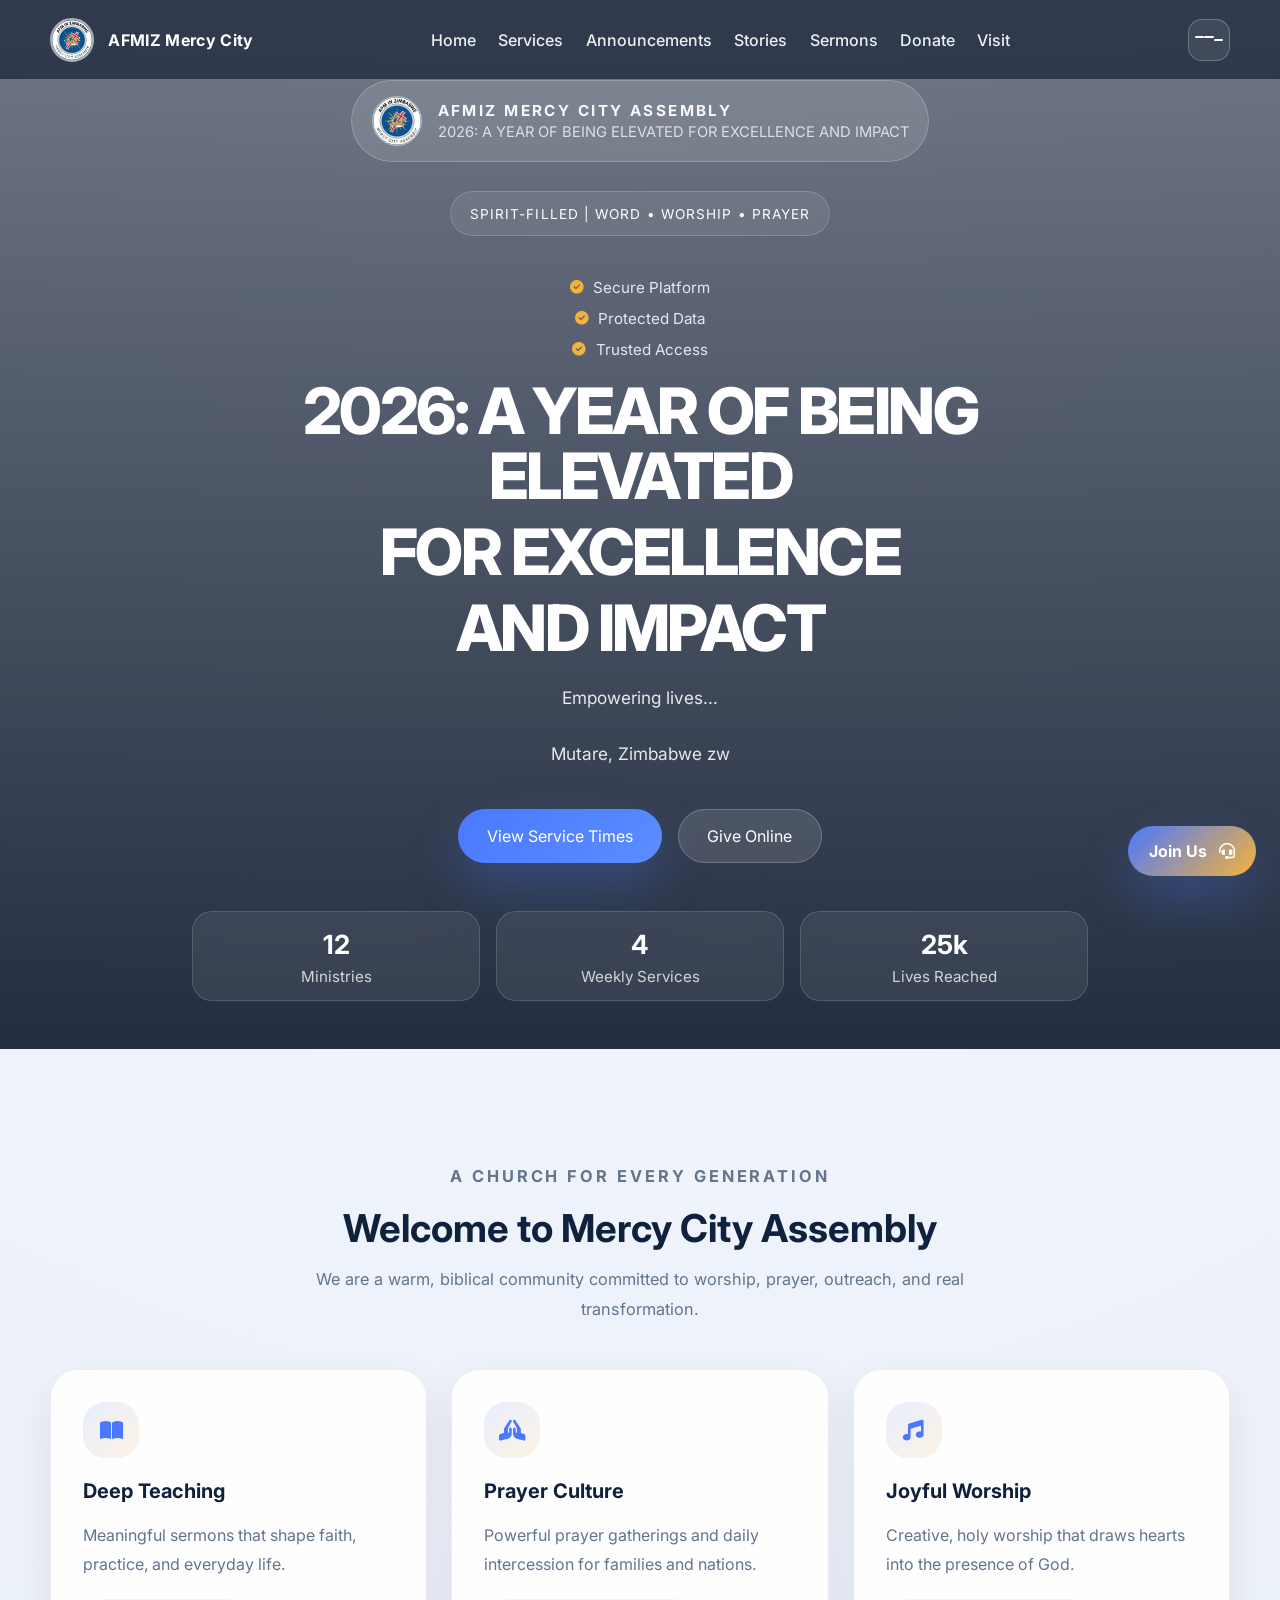
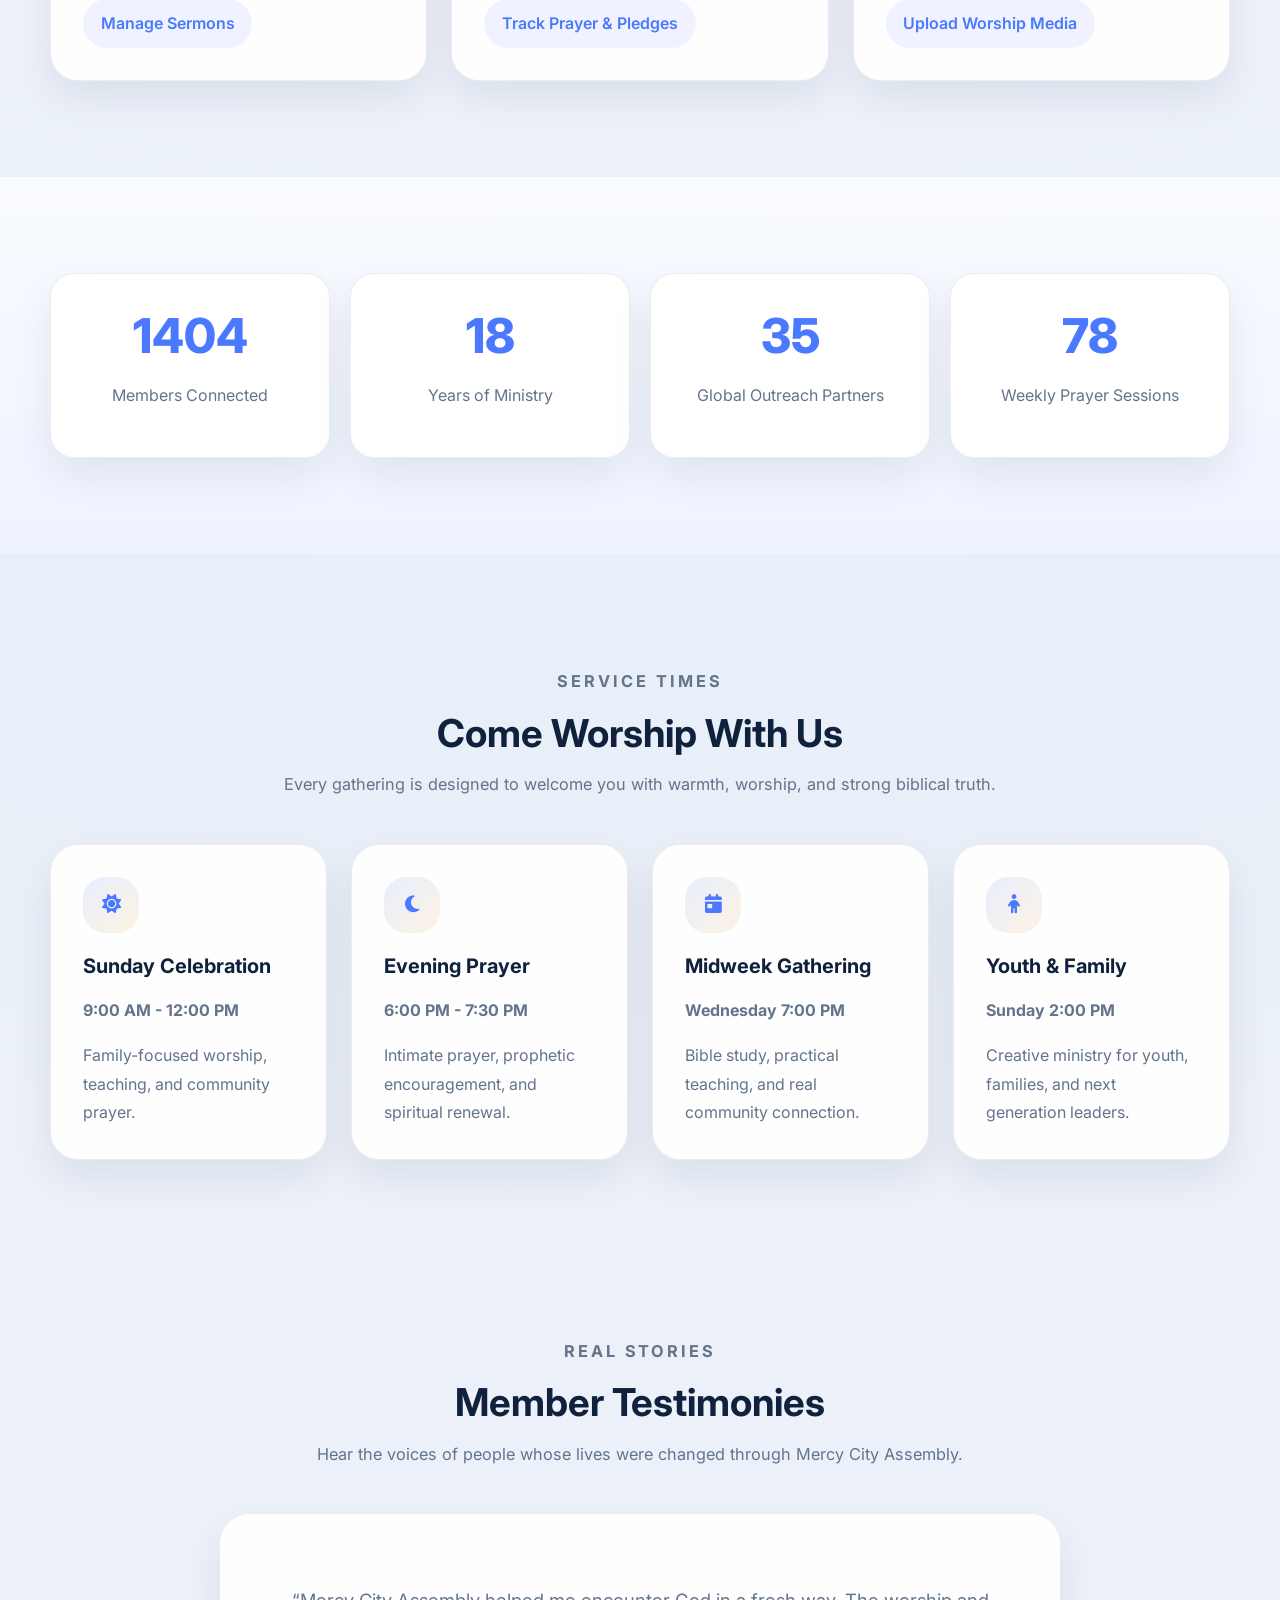
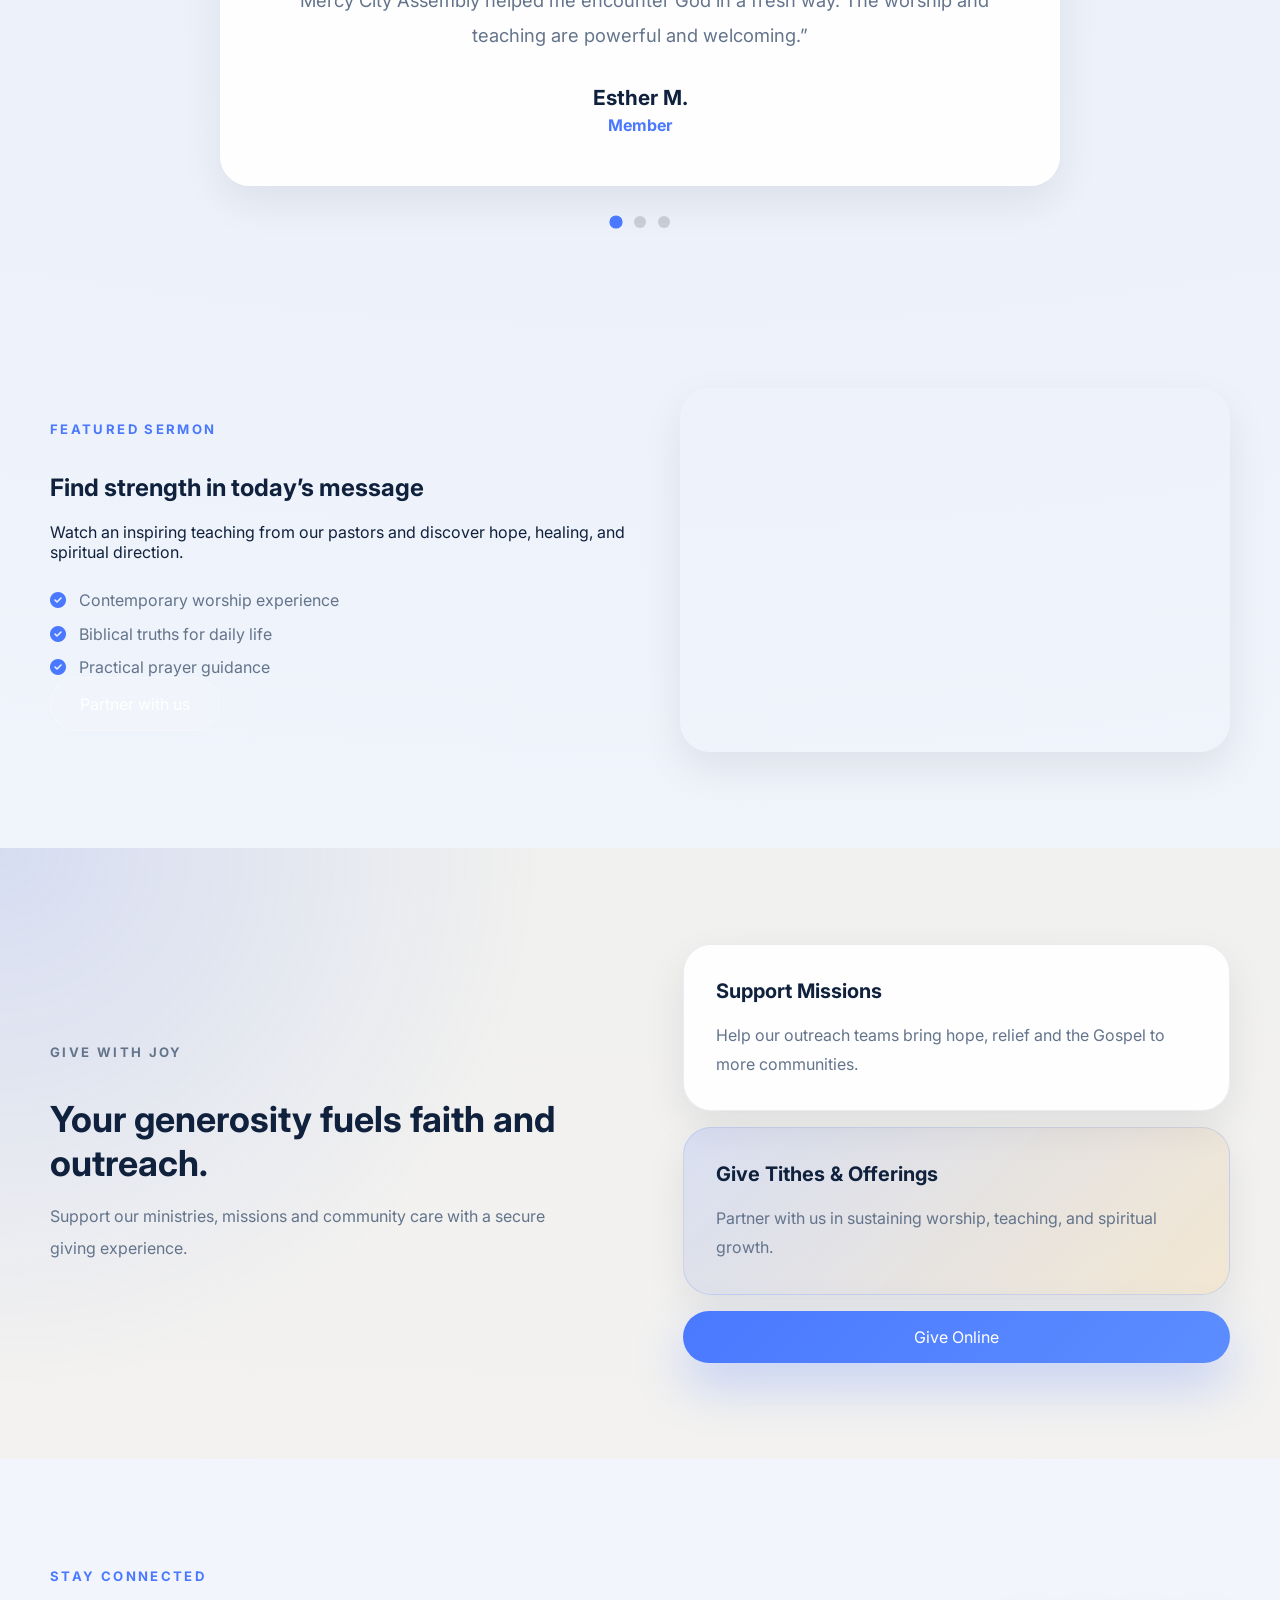
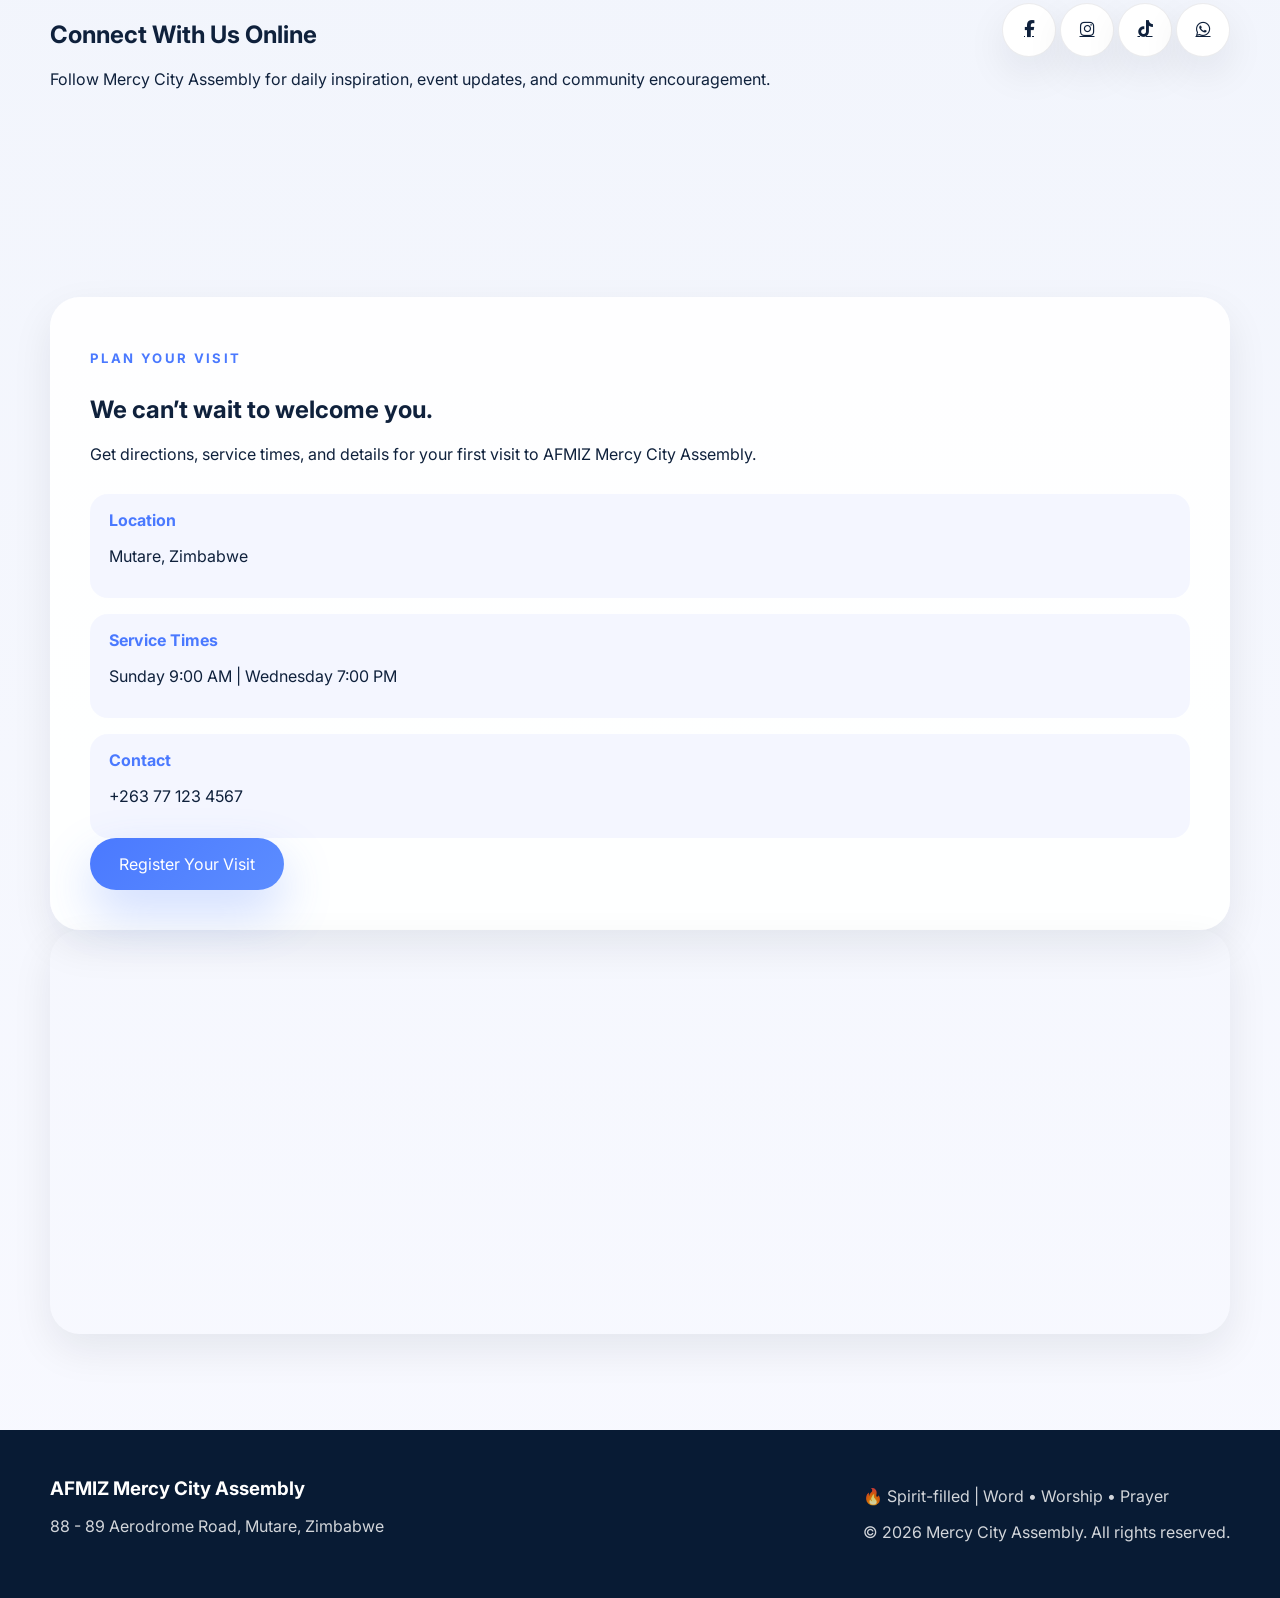
<file: index.html>
﻿<!DOCTYPE html>
<html lang="en">
<head>
    <meta charset="UTF-8">
    <meta name="viewport" content="width=device-width, initial-scale=1.0">
    <title>AFMIZ Mercy City Assembly</title>
    <link rel="preconnect" href="https://fonts.googleapis.com">
    <link rel="preconnect" href="https://fonts.gstatic.com" crossorigin>
    <link href="https://fonts.googleapis.com/css2?family=Inter:wght@400;500;600;700;800&family=Poppins:wght@400;500;600;700;800&display=swap" rel="stylesheet">
    <link rel="stylesheet" href="https://cdnjs.cloudflare.com/ajax/libs/font-awesome/6.4.0/css/all.min.css" integrity="sha512-p+k7Dq3Gj..." crossorigin="anonymous" referrerpolicy="no-referrer" />
    <link rel="stylesheet" href="styles.css">
</head>
<body class="page-loading">
    <div id="loadingScreen" class="loading-screen">
        <div class="loader-box">
            <div class="loader-dot"></div>
            <div class="loader-dot"></div>
            <div class="loader-dot"></div>
        </div>
        <p>AFMIZ Mercy City Assembly</p>
        <span class="loading-text">Preparing a better worship experience...</span>
    </div>

    <div class="site-shell">
        <header id="home" class="hero">
            <video class="hero-video" autoplay muted loop playsinline preload="auto">
                <source src="https://assets.mixkit.co/videos/preview/mixkit-church-choir-6848-large.mp4" type="video/mp4">
            </video>
            <div class="hero-overlay"></div>
            <nav class="navbar">
                <div class="nav-container">
                    <a class="brand" href="#home">
                        <img src="501677961_18089998102718163_546494354468193759_n.PNG.jpg" alt="Mercy City Logo" class="brand-logo">
                        <span>AFMIZ Mercy City</span>
                    </a>
                    <ul class="nav-menu">
                        <li><a href="#home">Home</a></li>
                        <li><a href="#services">Services</a></li>
                        <li><a href="#announcements">Announcements</a></li>
                        <li><a href="#stories">Stories</a></li>
                        <li><a href="#sermons">Sermons</a></li>
                        <li><a href="#donate">Donate</a></li>
                        <li><a href="#visit">Visit</a></li>
                    </ul>
                    <button class="hamburger" aria-label="Toggle navigation">
                        <span></span>
                        <span></span>
                        <span></span>
                    </button>
                </div>
            </nav>

            <div class="hero-content">
                <div class="hero-topbar">
                    <img class="hero-logo" src="501677961_18089998102718163_546494354468193759_n.PNG.jpg" alt="Mercy City Logo">
                    <div class="hero-topbar-text">
                        <span class="hero-brand">AFMIZ Mercy City Assembly</span>
                        <span class="hero-theme">2026: A YEAR OF BEING ELEVATED FOR EXCELLENCE AND IMPACT</span>
                    </div>
                </div>
                <div class="hero-tag">Spirit-filled | Word • Worship • Prayer</div>
                <div class="hero-security-features">
                    <span><i class="fas fa-check-circle"></i> Secure Platform</span>
                    <span><i class="fas fa-check-circle"></i> Protected Data</span>
                    <span><i class="fas fa-check-circle"></i> Trusted Access</span>
                </div>
                <div class="hero-title-lines" aria-label="2026: A YEAR OF BEING ELEVATED FOR EXCELLENCE AND IMPACT">
                    <span>2026: A YEAR OF BEING ELEVATED</span>
                    <span>FOR EXCELLENCE</span>
                    <span>AND IMPACT</span>
                </div>
                <p>Empowering lives...</p>
                <p>Mutare, Zimbabwe zw</p>
                <div class="hero-actions">
                    <a href="#services" class="btn btn-primary">View Service Times</a>
                    <a href="donations-form.html" class="btn btn-secondary">Give Online</a>
                </div>
                <div class="hero-stat-grid">
                    <div class="hero-stat"><strong>12</strong><span>Ministries</span></div>
                    <div class="hero-stat"><strong>4</strong><span>Weekly Services</span></div>
                    <div class="hero-stat"><strong>25k</strong><span>Lives Reached</span></div>
                </div>
            </div>
            <div class="hero-visual"></div>
        </header>

        <section class="section intro reveal" id="intro">
            <div class="container">
                <div class="section-head">
                    <p class="eyebrow">A Church for Every Generation</p>
                    <h2>Welcome to Mercy City Assembly</h2>
                    <p>We are a warm, biblical community committed to worship, prayer, outreach, and real transformation.</p>
                </div>
                <div class="grid intro-grid">
                        <article class="feature-card">
                        <span class="feature-icon"><i class="fas fa-book-open"></i></span>
                        <h3>Deep Teaching</h3>
                        <p>Meaningful sermons that shape faith, practice, and everyday life.</p>
                        <a href="/admin/login" class="feature-link">Manage Sermons</a>
                    </article>
                    <article class="feature-card">
                        <span class="feature-icon"><i class="fas fa-hands-praying"></i></span>
                        <h3>Prayer Culture</h3>
                        <p>Powerful prayer gatherings and daily intercession for families and nations.</p>
                        <a href="/admin/login" class="feature-link">Track Prayer & Pledges</a>
                    </article>
                    <article class="feature-card">
                        <span class="feature-icon"><i class="fas fa-music"></i></span>
                        <h3>Joyful Worship</h3>
                        <p>Creative, holy worship that draws hearts into the presence of God.</p>
                        <a href="/admin/login" class="feature-link">Upload Worship Media</a>
                    </article>
                </div>
            </div>
        </section>

        <section id="counters" class="section counters-section reveal">
            <div class="container counters-grid">
                <div class="counter-card">
                    <span class="counter" data-target="3200">0</span>
                    <p>Members Connected</p>
                </div>
                <div class="counter-card">
                    <span class="counter" data-target="18">0</span>
                    <p>Years of Ministry</p>
                </div>
                <div class="counter-card">
                    <span class="counter" data-target="35">0</span>
                    <p>Global Outreach Partners</p>
                </div>
                <div class="counter-card">
                    <span class="counter" data-target="120">0</span>
                    <p>Weekly Prayer Sessions</p>
                </div>
            </div>
        </section>

        <section id="services" class="section services reveal">
            <div class="container">
                <div class="section-head">
                    <p class="eyebrow">Service Times</p>
                    <h2>Come Worship With Us</h2>
                    <p>Every gathering is designed to welcome you with warmth, worship, and strong biblical truth.</p>
                </div>
                <div class="grid services-grid">
                    <article class="service-card">
                        <div class="service-icon"><i class="fas fa-sun"></i></div>
                        <h3>Sunday Celebration</h3>
                        <p><strong>9:00 AM - 12:00 PM</strong></p>
                        <p>Family-focused worship, teaching, and community prayer.</p>
                    </article>
                    <article class="service-card">
                        <div class="service-icon"><i class="fas fa-moon"></i></div>
                        <h3>Evening Prayer</h3>
                        <p><strong>6:00 PM - 7:30 PM</strong></p>
                        <p>Intimate prayer, prophetic encouragement, and spiritual renewal.</p>
                    </article>
                    <article class="service-card">
                        <div class="service-icon"><i class="fas fa-calendar-day"></i></div>
                        <h3>Midweek Gathering</h3>
                        <p><strong>Wednesday 7:00 PM</strong></p>
                        <p>Bible study, practical teaching, and real community connection.</p>
                    </article>
                    <article class="service-card">
                        <div class="service-icon"><i class="fas fa-child"></i></div>
                        <h3>Youth & Family</h3>
                        <p><strong>Sunday 2:00 PM</strong></p>
                        <p>Creative ministry for youth, families, and next generation leaders.</p>
                    </article>
                </div>
            </div>
        </section>

        <section id="stories" class="section testimonials reveal">
            <div class="container">
                <div class="section-head">
                    <p class="eyebrow">Real Stories</p>
                    <h2>Member Testimonies</h2>
                    <p>Hear the voices of people whose lives were changed through Mercy City Assembly.</p>
                </div>
                <div class="testimonial-shell">
                    <div id="testimonialSlide" class="testimonial-slide">
                        <p class="testimonial-quote"></p>
                        <h3 class="testimonial-name"></h3>
                        <span class="testimonial-role"></span>
                    </div>
                    <div class="testimonial-controls">
                        <button class="testimonial-dot active" data-index="0" aria-label="Testimonial 1"></button>
                        <button class="testimonial-dot" data-index="1" aria-label="Testimonial 2"></button>
                        <button class="testimonial-dot" data-index="2" aria-label="Testimonial 3"></button>
                    </div>
                </div>
            </div>
        </section>

        <section id="sermons" class="section sermons-section reveal">
            <div class="container grid sermon-grid">
                <div class="sermon-copy">
                    <p class="eyebrow">Featured Sermon</p>
                    <h2>Find strength in today’s message</h2>
                    <p>Watch an inspiring teaching from our pastors and discover hope, healing, and spiritual direction.</p>
                    <ul>
                        <li><i class="fas fa-check-circle"></i> Contemporary worship experience</li>
                        <li><i class="fas fa-check-circle"></i> Biblical truths for daily life</li>
                        <li><i class="fas fa-check-circle"></i> Practical prayer guidance</li>
                    </ul>
                    <a href="#donate" class="btn btn-secondary">Partner with us</a>
                </div>
                <div class="sermon-video-frame">
                    <iframe id=\"sermonFrame\" title=\"Mercy City Sermon\" frameborder=\"0\" allow=\"accelerometer; autoplay; clipboard-write; encrypted-media; gyroscope; picture-in-picture\" allowfullscreen></iframe>
                </div>
            </div>
        </section>

        <section id="donate" class="section donate reveal">
            <div class="container donate-shell">
                <div class="donate-copy">
                    <p class="eyebrow">Give with joy</p>
                    <h2>Your generosity fuels faith and outreach.</h2>
                    <p>Support our ministries, missions and community care with a secure giving experience.</p>
                </div>
                <div class="donate-actions">
                    <div class="donate-card">
                        <h3>Support Missions</h3>
                        <p>Help our outreach teams bring hope, relief and the Gospel to more communities.</p>
                    </div>
                    <div class="donate-card accent-card">
                        <h3>Give Tithes & Offerings</h3>
                        <p>Partner with us in sustaining worship, teaching, and spiritual growth.</p>
                    </div>
                    <a href="donations-form.html" class="btn btn-primary">Give Online</a>
                </div>
            </div>
        </section>

        <section id="social" class="section social-section reveal">
            <div class="container social-grid">
                <div>
                    <p class="eyebrow">Stay Connected</p>
                    <h2>Connect With Us Online</h2>
                    <p>Follow Mercy City Assembly for daily inspiration, event updates, and community encouragement.</p>
                </div>
                <div class="social-icons">
                    <a class="social-icon facebook" href="https://facebook.com/LIVE" target="_blank" aria-label="Facebook"><i class="fab fa-facebook-f"></i></a>
                    <a class="social-icon instagram" href="https://instagram.com/afmmercycity" target="_blank" aria-label="Instagram"><i class="fab fa-instagram"></i></a>
                    <a class="social-icon tiktok" href="https://tiktok.com/@afmmercycity" target="_blank" aria-label="TikTok"><i class="fab fa-tiktok"></i></a>
                    <a class="social-icon whatsapp" href="https://wa.me/263771234567" target="_blank" aria-label="WhatsApp"><i class="fab fa-whatsapp"></i></a>
                </div>
            </div>
        </section>

        <section id="visit" class="section visit reveal">
            <div class="container visit-grid">
                <div class="visit-copy">
                    <p class="eyebrow">Plan Your Visit</p>
                    <h2>We can’t wait to welcome you.</h2>
                    <p>Get directions, service times, and details for your first visit to AFMIZ Mercy City Assembly.</p>
                    <div class="visit-details">
                        <div><strong>Location</strong><p>Mutare, Zimbabwe</p></div>
                        <div><strong>Service Times</strong><p>Sunday 9:00 AM | Wednesday 7:00 PM</p></div>
                        <div><strong>Contact</strong><p>+263 77 123 4567</p></div>
                    </div>
                    <a href="visit-form.html" class="btn btn-primary">Register Your Visit</a>
                </div>
                <div class="visit-map">
                    <iframe src="https://www.google.com/maps?q=-18.9720479,32.6279877&hl=en&z=14&output=embed" frameborder="0" allowfullscreen loading="lazy"></iframe>
                </div>
            </div>
        </section>

        <footer class="footer">
            <div class="container footer-grid">
                <div>
                    <h3>AFMIZ Mercy City Assembly</h3>
                    <p>88 - 89 Aerodrome Road, Mutare, Zimbabwe</p>
                </div>
                <div>
                    <p>🔥 Spirit-filled | Word • Worship • Prayer</p>
                    <p>© 2026 Mercy City Assembly. All rights reserved.</p>
                </div>
            </div>
        </footer>

        <button id="joinChatBtn" class="floating-button" aria-label="Join Us"><span>Join Us</span><i class="fas fa-headset"></i></button>
    </div>

    <script src="script.js"></script>
</body>
</html>
</file>
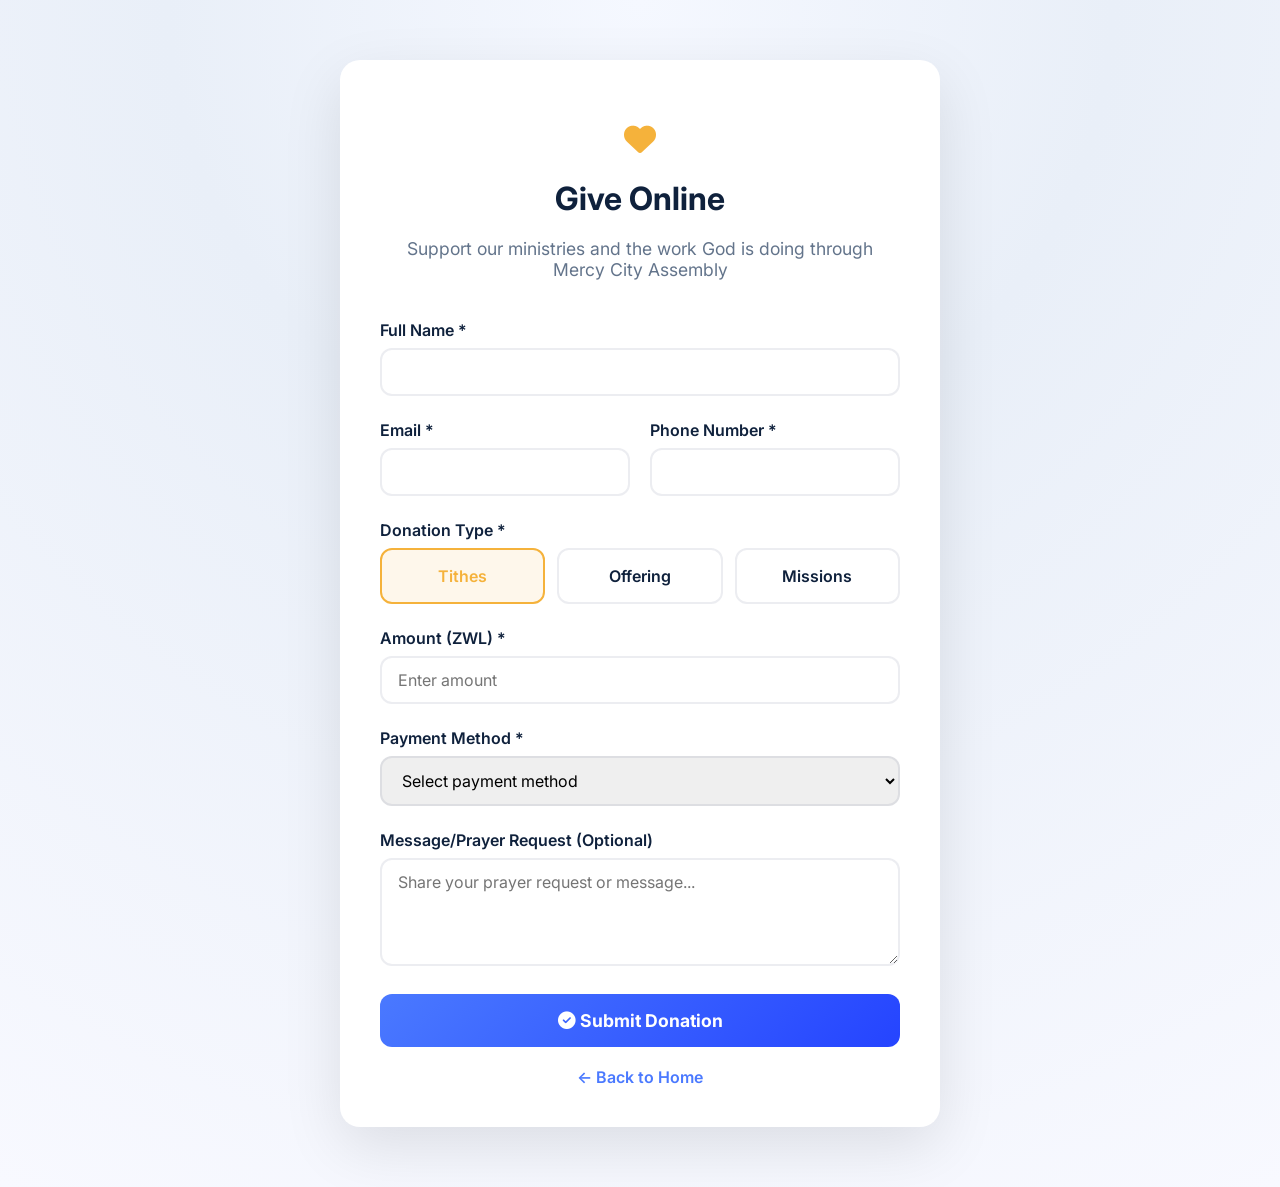
<file: donations-form.html>
<!DOCTYPE html>
<html lang="en">
<head>
    <meta charset="UTF-8">
    <meta name="viewport" content="width=device-width, initial-scale=1.0">
    <title>Give Online - AFMIZ Mercy City Assembly</title>
    <link rel="preconnect" href="https://fonts.googleapis.com">
    <link rel="preconnect" href="https://fonts.gstatic.com" crossorigin>
    <link href="https://fonts.googleapis.com/css2?family=Inter:wght@400;500;600;700;800&family=Poppins:wght@400;500;600;700;800&display=swap" rel="stylesheet">
    <link rel="stylesheet" href="https://cdnjs.cloudflare.com/ajax/libs/font-awesome/6.4.0/css/all.min.css">
    <link rel="stylesheet" href="styles.css">
    <style>
        .donation-container {
            max-width: 600px;
            margin: 60px auto;
            padding: 40px;
            background: white;
            border-radius: 20px;
            box-shadow: 0 20px 60px rgba(0,0,0,0.1);
        }
        .donation-header {
            text-align: center;
            margin-bottom: 40px;
        }
        .donation-header h1 {
            font-size: 2rem;
            margin: 20px 0;
            color: var(--text);
        }
        .donation-header p {
            color: var(--text-soft);
            font-size: 1.1rem;
        }
        .form-group {
            margin-bottom: 24px;
        }
        .form-group label {
            display: block;
            margin-bottom: 8px;
            font-weight: 600;
            color: var(--text);
        }
        .form-group input,
        .form-group select,
        .form-group textarea {
            width: 100%;
            padding: 12px 16px;
            border: 2px solid var(--border);
            border-radius: 12px;
            font-size: 1rem;
            font-family: inherit;
            transition: border-color 0.3s;
        }
        .form-group input:focus,
        .form-group select:focus,
        .form-group textarea:focus {
            outline: none;
            border-color: var(--primary);
            box-shadow: 0 0 0 4px rgba(74, 121, 255, 0.1);
        }
        .form-row {
            display: grid;
            grid-template-columns: 1fr 1fr;
            gap: 20px;
        }
        .donation-type {
            display: grid;
            grid-template-columns: repeat(3, 1fr);
            gap: 12px;
            margin-bottom: 24px;
        }
        .donation-type input[type="radio"] {
            display: none;
        }
        .donation-type label {
            position: relative;
            padding: 16px;
            text-align: center;
            border: 2px solid var(--border);
            border-radius: 12px;
            cursor: pointer;
            transition: all 0.3s;
            margin-bottom: 0;
        }
        .donation-type input[type="radio"]:checked + label {
            border-color: var(--accent);
            background: rgba(245, 178, 59, 0.1);
            color: var(--accent);
            font-weight: 600;
        }
        .btn-submit {
            width: 100%;
            padding: 16px;
            background: linear-gradient(135deg, var(--primary), var(--primary-strong));
            color: white;
            border: none;
            border-radius: 12px;
            font-size: 1.1rem;
            font-weight: 700;
            cursor: pointer;
            transition: transform 0.3s, box-shadow 0.3s;
        }
        .btn-submit:hover {
            transform: translateY(-2px);
            box-shadow: 0 10px 30px rgba(74, 121, 255, 0.3);
        }
        .message {
            padding: 16px;
            margin-bottom: 20px;
            border-radius: 12px;
            display: none;
        }
        .message.success {
            background: #d4edda;
            color: #155724;
            border: 1px solid #c3e6cb;
        }
        .message.error {
            background: #f8d7da;
            color: #721c24;
            border: 1px solid #f5c6cb;
        }
        .back-link {
            text-align: center;
            margin-top: 20px;
        }
        .back-link a {
            color: var(--primary);
            text-decoration: none;
            font-weight: 600;
        }
        .back-link a:hover {
            text-decoration: underline;
        }
    </style>
</head>
<body>
    <div class="donation-container">
        <div class="donation-header">
            <h1><i class="fas fa-heart" style="color: #f5b23b;"></i></h1>
            <h1>Give Online</h1>
            <p>Support our ministries and the work God is doing through Mercy City Assembly</p>
        </div>

        <div id="message" class="message"></div>

        <form id="donationForm">
            <div class="form-group">
                <label>Full Name *</label>
                <input type="text" id="fullName" name="fullName" required>
            </div>

            <div class="form-row">
                <div class="form-group">
                    <label>Email *</label>
                    <input type="email" id="email" name="email" required>
                </div>
                <div class="form-group">
                    <label>Phone Number *</label>
                    <input type="tel" id="phone" name="phone" required>
                </div>
            </div>

            <div class="form-group">
                <label>Donation Type *</label>
                <div class="donation-type">
                    <div>
                        <input type="radio" id="tithes" name="donationType" value="Tithes" checked>
                        <label for="tithes">Tithes</label>
                    </div>
                    <div>
                        <input type="radio" id="offering" name="donationType" value="Offering">
                        <label for="offering">Offering</label>
                    </div>
                    <div>
                        <input type="radio" id="missions" name="donationType" value="Missions">
                        <label for="missions">Missions</label>
                    </div>
                </div>
            </div>

            <div class="form-group">
                <label>Amount (ZWL) *</label>
                <input type="number" id="amount" name="amount" min="1" step="0.01" placeholder="Enter amount" required>
            </div>

            <div class="form-group">
                <label>Payment Method *</label>
                <select id="paymentMethod" name="paymentMethod" required>
                    <option value="">Select payment method</option>
                    <option value="Bank Transfer">Bank Transfer</option>
                    <option value="Mobile Money">Mobile Money</option>
                    <option value="Cash">Cash</option>
                    <option value="Cheque">Cheque</option>
                </select>
            </div>

            <div class="form-group">
                <label>Message/Prayer Request (Optional)</label>
                <textarea id="message" name="message" rows="4" placeholder="Share your prayer request or message..."></textarea>
            </div>

            <button type="submit" class="btn-submit">
                <i class="fas fa-check-circle"></i> Submit Donation
            </button>
        </form>

        <div class="back-link">
            <a href="index.html#donate">← Back to Home</a>
        </div>
    </div>

    <script>
        const DONATIONS_KEY = 'churchDonations';

        function loadDonations() {
            const stored = localStorage.getItem(DONATIONS_KEY);
            return stored ? JSON.parse(stored) : [];
        }

        function saveDonation(donation) {
            const donations = loadDonations();
            donations.push({
                ...donation,
                id: Date.now(),
                submittedAt: new Date().toISOString()
            });
            localStorage.setItem(DONATIONS_KEY, JSON.stringify(donations));
        }

        function showMessage(text, type = 'success') {
            const msgEl = document.getElementById('message');
            msgEl.textContent = text;
            msgEl.className = `message ${type}`;
            msgEl.style.display = 'block';
            
            if (type === 'success') {
                setTimeout(() => {
                    window.location.href = 'index.html#donate';
                }, 2000);
            }
        }

        document.getElementById('donationForm').addEventListener('submit', function(e) {
            e.preventDefault();

            const donation = {
                fullName: document.getElementById('fullName').value.trim(),
                email: document.getElementById('email').value.trim(),
                phone: document.getElementById('phone').value.trim(),
                donationType: document.querySelector('input[name="donationType"]:checked').value,
                amount: parseFloat(document.getElementById('amount').value),
                paymentMethod: document.getElementById('paymentMethod').value,
                message: document.getElementById('message').value.trim()
            };

            if (!donation.fullName || !donation.email || !donation.phone || !donation.amount || !donation.paymentMethod) {
                showMessage('Please fill in all required fields.', 'error');
                return;
            }

            saveDonation(donation);
            showMessage('Thank you for your donation! Returning to home page...', 'success');
        });
    </script>
</body>
</html>
</file>
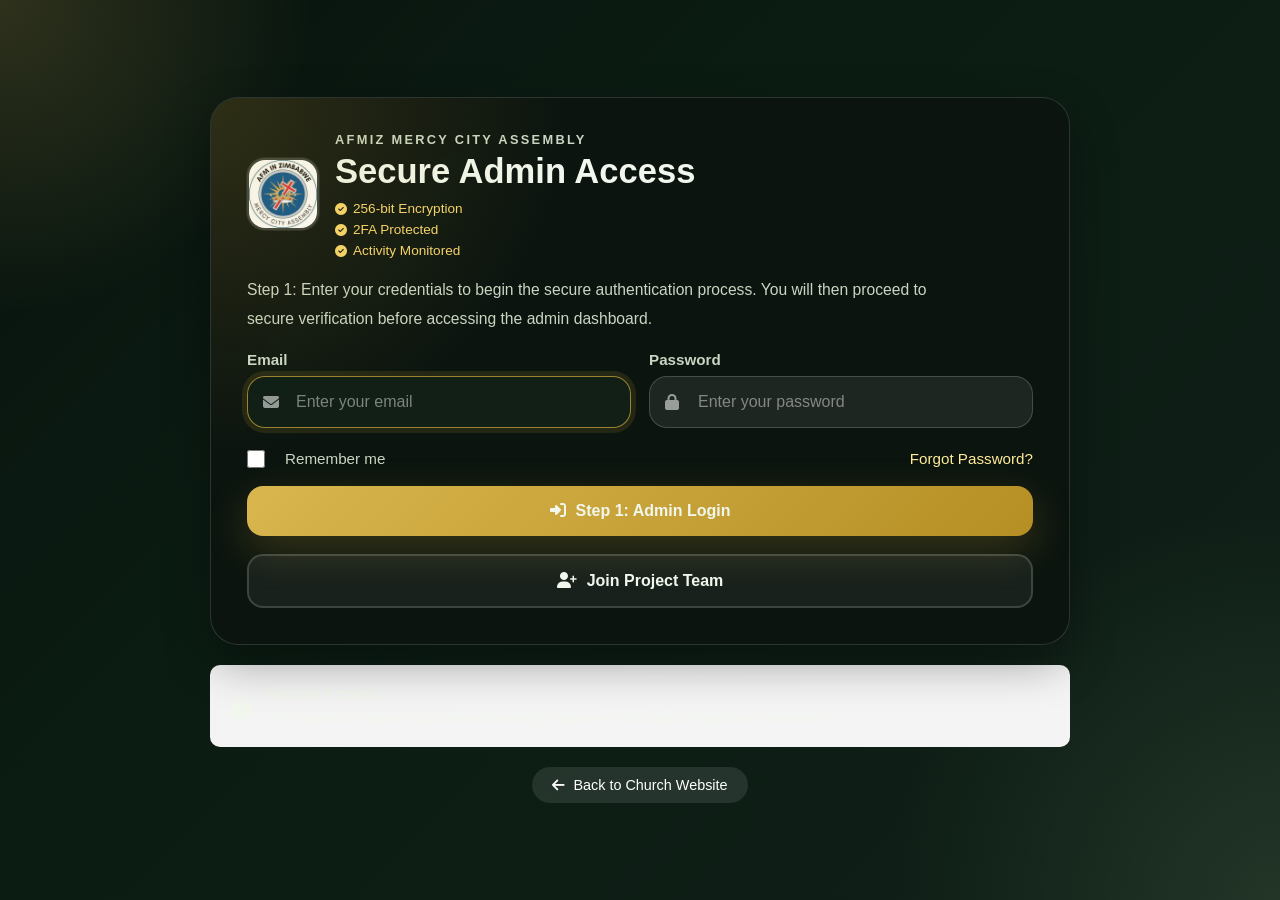
<file: login.html>
<!DOCTYPE html>
<html lang="en">
<head>
    <meta charset="UTF-8">
    <meta name="viewport" content="width=device-width, initial-scale=1.0">
    <title>Secure Admin Access - AFMIZ Mercy City Assembly</title>
    <link rel="stylesheet" href="https://cdnjs.cloudflare.com/ajax/libs/font-awesome/6.4.0/css/all.min.css">
    <link rel="stylesheet" href="styles.css">
    <link rel="stylesheet" href="login-styles.css">
</head>
<body>
    <div class="background-grid"></div>
    <div class="background-overlay"></div>

    <div class="login-container">
        <div class="login-card">
            <div class="card-hero">
                <div class="brand-badge">
                    <img src="501677961_18089998102718163_546494354468193759_n.PNG.jpg" alt="AFMIZ Mercy City Assembly Logo" class="brand-logo">
                    <div>
                        <p class="eyebrow">AFMIZ Mercy City Assembly</p>
                        <h1>Secure Admin Access</h1>
                        <div class="security-features">
                            <span><i class="fas fa-check-circle"></i> 256-bit Encryption</span>
                            <span><i class="fas fa-check-circle"></i> 2FA Protected</span>
                            <span><i class="fas fa-check-circle"></i> Activity Monitored</span>
                        </div>
                    </div>
                </div>
                <p class="card-description">Step 1: Enter your credentials to begin the secure authentication process. You will then proceed to secure verification before accessing the admin dashboard.</p>
            </div>

            <form id="loginForm" class="auth-form" novalidate onsubmit="handleLogin(event)">
                <div class="form-row">
                    <div class="form-group">
                        <label for="username">Email</label>
                        <div class="input-group">
                            <i class="fas fa-envelope"></i>
                            <input type="email" id="username" name="username" placeholder="Enter your email">
                        </div>
                    </div>

                    <div class="form-group">
                        <label for="password">Password</label>
                        <div class="input-group">
                            <i class="fas fa-lock"></i>
                            <input type="password" id="password" name="password" placeholder="Enter your password">
                        </div>
                    </div>
                </div>

                <div class="form-options">
                    <label class="checkbox-label">
                        <input type="checkbox" id="rememberMe">
                        <span class="checkmark"></span>
                        Remember me
                    </label>
                    <button type="button" class="text-link" onclick="showMessage('Password reset link sent to your email (mock functionality)', 'info')">Forgot Password?</button>
                </div>

                <button type="submit" class="btn-primary">
                    <span class="btn-icon"><i class="fas fa-sign-in-alt"></i></span>
                    <span>Step 1: Admin Login</span>
                </button>
                <button type="button" class="btn-secondary" onclick="showRegisterForm()">
                    <span class="btn-icon"><i class="fas fa-user-plus"></i></span>
                    <span>Join Project Team</span>
                </button>
            </form>

            <form id="registerForm" class="auth-form" novalidate style="display:none;" onsubmit="handleRegistration(event)">
                <div class="form-row">
                    <div class="form-group">
                        <label for="registerFullName">Full Name</label>
                        <div class="input-group">
                            <i class="fas fa-user"></i>
                            <input type="text" id="registerFullName" name="fullName" placeholder="Full name">
                        </div>
                    </div>
                    <div class="form-group">
                        <label for="registerIdNumber">ID Number</label>
                        <div class="input-group">
                            <i class="fas fa-id-card"></i>
                            <input type="text" id="registerIdNumber" name="idNumber" placeholder="ID number">
                        </div>
                    </div>
                </div>

                <div class="form-row">
                    <div class="form-group">
                        <label for="registerRole">Role at Church</label>
                        <div class="input-group">
                            <i class="fas fa-briefcase"></i>
                            <select id="registerRole" name="role">
                                <option value="">Select role</option>
                                <option value="admin">Admin</option>
                                <option value="financial_director">Financial Director</option>
                                <option value="media_team">Media Team</option>
                                <option value="secretary">Secretary</option>
                                <option value="projects_admin">Projects Admin</option>
                                <option value="member">Member</option>
                            </select>
                        </div>
                    </div>
                    <div class="form-group">
                        <label for="registerPhone">Phone Number</label>
                        <div class="input-group">
                            <i class="fas fa-phone"></i>
                            <input type="tel" id="registerPhone" name="phone" placeholder="Phone number">
                        </div>
                    </div>
                </div>

                <div class="form-row">
                    <div class="form-group">
                        <label for="registerAddress">Address</label>
                        <div class="input-group">
                            <i class="fas fa-map-marker-alt"></i>
                            <input type="text" id="registerAddress" name="address" placeholder="Address">
                        </div>
                    </div>
                    <div class="form-group">
                        <label for="registerEmail">Email</label>
                        <div class="input-group">
                            <i class="fas fa-envelope"></i>
                            <input type="email" id="registerEmail" name="email" placeholder="Email address">
                        </div>
                    </div>
                </div>

                <div class="form-group">
                    <label for="registerPassword">Password</label>
                    <div class="input-group">
                        <i class="fas fa-lock"></i>
                        <input type="password" id="registerPassword" name="password" placeholder="Create password">
                    </div>
                </div>

                <button type="submit" class="btn-primary">
                    <span class="btn-icon"><i class="fas fa-user-plus"></i></span>
                    <span>Register</span>
                </button>
                <button type="button" class="btn-text" onclick="showLoginForm()">
                    <span class="btn-icon"><i class="fas fa-arrow-left"></i></span>
                    <span>Back to Login</span>
                </button>
            </form>

            <div id="twoFactorForm" class="two-factor-form" style="display:none;">
                <button type="button" class="modal-close" onclick="backToLogin()" aria-label="Close secure panel">
                    <i class="fas fa-times"></i>
                </button>
                <div class="two-factor-header">
                    <span class="shield-mark"><i class="fas fa-shield-alt"></i></span>
                    <h2>Authorization Token Required</h2>
                    <p class="panel-subtitle"><i class="fas fa-key"></i> Enter the 6-digit access token from your secure channel</p>
                </div>

                <div id="verificationEmailNotice" class="security-email-box">
                    <span>Verification sent to</span>
                    <strong id="verificationEmailText"></strong>
                </div>

                <form id="twoFactorVerificationForm" class="auth-form" novalidate onsubmit="handleTwoFactorVerification(event)">
                    <div class="form-group otp-group-wrapper">
                        <label>Enter verification code</label>
                        <div class="otp-group" aria-label="Verification code">
                            <input type="text" inputmode="numeric" pattern="[0-9]*" maxlength="1" class="otp-input" aria-label="Digit 1">
                            <input type="text" inputmode="numeric" pattern="[0-9]*" maxlength="1" class="otp-input" aria-label="Digit 2">
                            <input type="text" inputmode="numeric" pattern="[0-9]*" maxlength="1" class="otp-input" aria-label="Digit 3">
                            <input type="text" inputmode="numeric" pattern="[0-9]*" maxlength="1" class="otp-input" aria-label="Digit 4">
                            <input type="text" inputmode="numeric" pattern="[0-9]*" maxlength="1" class="otp-input" aria-label="Digit 5">
                            <input type="text" inputmode="numeric" pattern="[0-9]*" maxlength="1" class="otp-input" aria-label="Digit 6">
                        </div>
                        <div class="otp-helper">Enter the 6-digit code sent to your email.</div>
                        <div id="otpError" class="field-error hidden"></div>
                    </div>

                    <div class="two-factor-options">
                        <button type="button" class="btn-resend" onclick="resendCode()">
                            <span><i class="fas fa-redo"></i></span>
                            <span>Resend Code</span>
                        </button>
                        <span id="countdown" class="countdown"></span>
                    </div>

                    <button type="submit" class="btn-verify" disabled>
                        <span class="btn-text">Verify Code</span>
                        <span class="btn-loader hidden"></span>
                    </button>
                    <button type="button" class="btn-text" onclick="showLoginForm()">
                        <span>Back to Login</span>
                    </button>
                </form>

                <div class="encrypted-label"><i class="fas fa-lock"></i> Encrypted verification</div>
            </div>

            <div id="loginMessage" class="login-message hidden">
                <div class="message-content">
                    <i class="fas fa-info-circle"></i>
                    <span id="messageText"></span>
                </div>
            </div>
        </div>

        <div class="security-notice">
            <i class="fas fa-lock"></i>
            <div>
                <h4>Secure Access</h4>
                <p>This system is protected by advanced security measures. All access is logged and monitored.</p>
            </div>
        </div>

        <div class="back-to-website">
            <a href="index.html">
                <i class="fas fa-arrow-left"></i>
                Back to Church Website
            </a>
        </div>
    </div>

    <script src="login-script.js"></script>
</body>
</html>
</file>
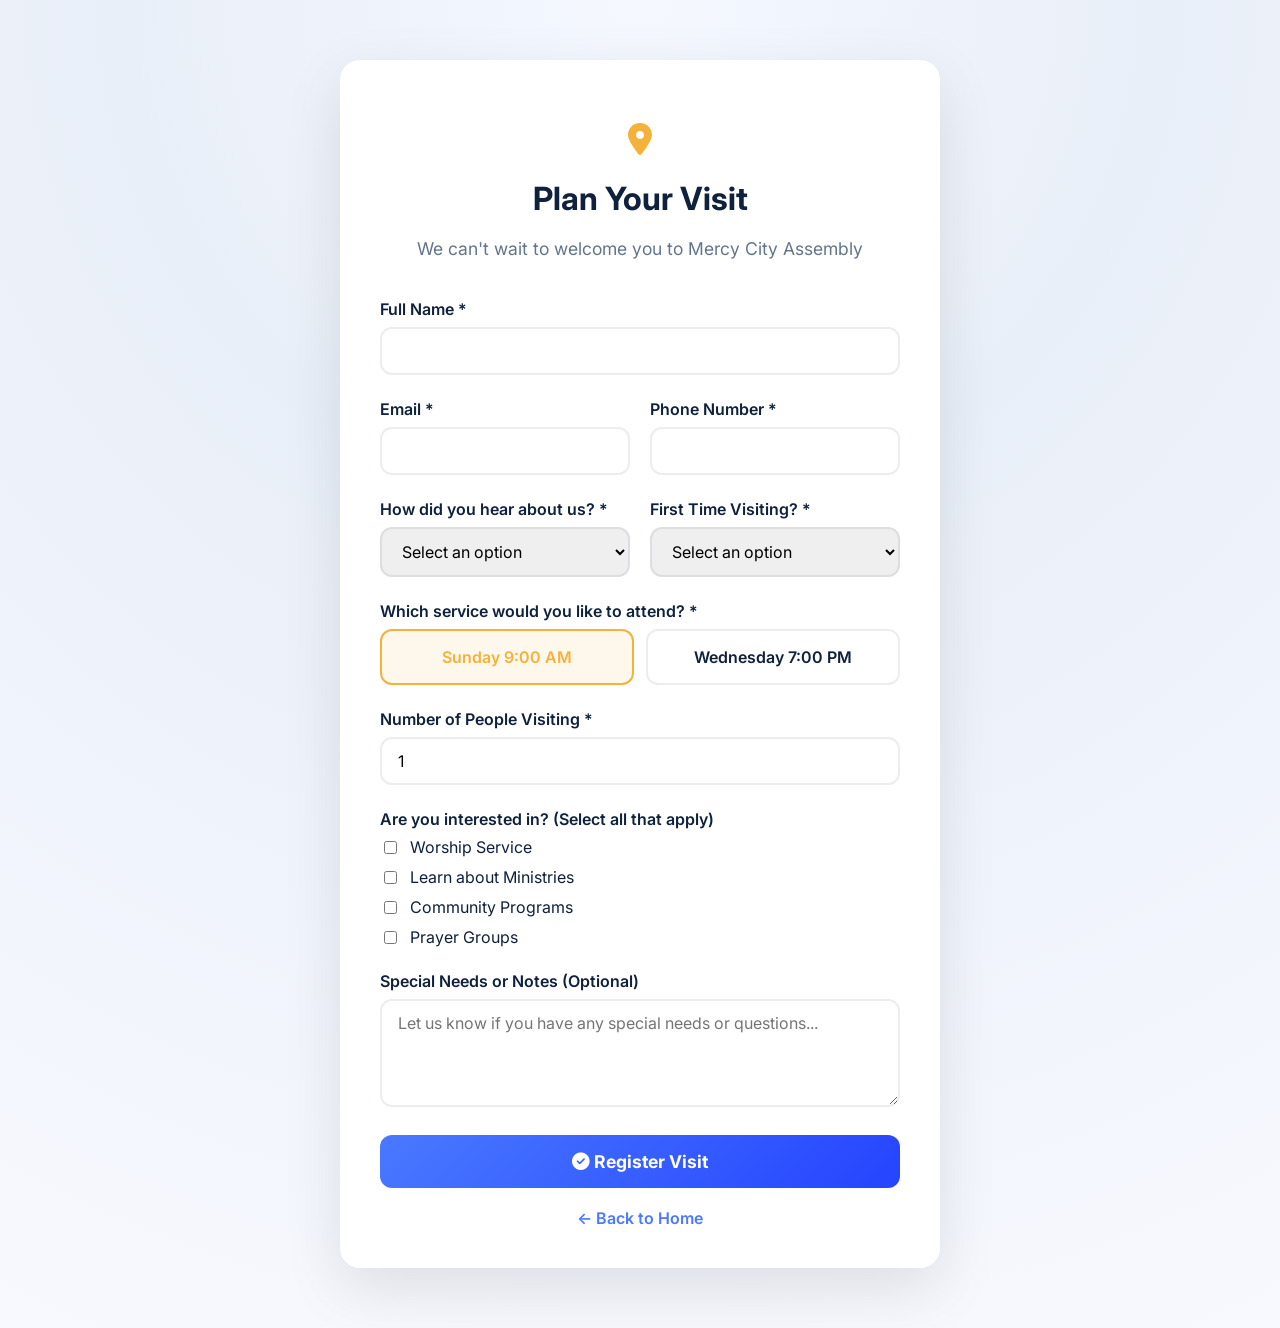
<file: visit-form.html>
<!DOCTYPE html>
<html lang="en">
<head>
    <meta charset="UTF-8">
    <meta name="viewport" content="width=device-width, initial-scale=1.0">
    <title>Plan Your Visit - AFMIZ Mercy City Assembly</title>
    <link rel="preconnect" href="https://fonts.googleapis.com">
    <link rel="preconnect" href="https://fonts.gstatic.com" crossorigin>
    <link href="https://fonts.googleapis.com/css2?family=Inter:wght@400;500;600;700;800&family=Poppins:wght@400;500;600;700;800&display=swap" rel="stylesheet">
    <link rel="stylesheet" href="https://cdnjs.cloudflare.com/ajax/libs/font-awesome/6.4.0/css/all.min.css">
    <link rel="stylesheet" href="styles.css">
    <style>
        .visit-container {
            max-width: 600px;
            margin: 60px auto;
            padding: 40px;
            background: white;
            border-radius: 20px;
            box-shadow: 0 20px 60px rgba(0,0,0,0.1);
        }
        .visit-header {
            text-align: center;
            margin-bottom: 40px;
        }
        .visit-header h1 {
            font-size: 2rem;
            margin: 20px 0;
            color: var(--text);
        }
        .visit-header p {
            color: var(--text-soft);
            font-size: 1.1rem;
        }
        .form-group {
            margin-bottom: 24px;
        }
        .form-group label {
            display: block;
            margin-bottom: 8px;
            font-weight: 600;
            color: var(--text);
        }
        .form-group input,
        .form-group select,
        .form-group textarea {
            width: 100%;
            padding: 12px 16px;
            border: 2px solid var(--border);
            border-radius: 12px;
            font-size: 1rem;
            font-family: inherit;
            transition: border-color 0.3s;
        }
        .form-group input:focus,
        .form-group select:focus,
        .form-group textarea:focus {
            outline: none;
            border-color: var(--primary);
            box-shadow: 0 0 0 4px rgba(74, 121, 255, 0.1);
        }
        .form-row {
            display: grid;
            grid-template-columns: 1fr 1fr;
            gap: 20px;
        }
        .service-type {
            display: grid;
            grid-template-columns: 1fr 1fr;
            gap: 12px;
            margin-bottom: 24px;
        }
        .service-type input[type="radio"] {
            display: none;
        }
        .service-type label {
            position: relative;
            padding: 16px;
            text-align: center;
            border: 2px solid var(--border);
            border-radius: 12px;
            cursor: pointer;
            transition: all 0.3s;
            margin-bottom: 0;
        }
        .service-type input[type="radio"]:checked + label {
            border-color: var(--accent);
            background: rgba(245, 178, 59, 0.1);
            color: var(--accent);
            font-weight: 600;
        }
        .checkbox-group {
            display: grid;
            gap: 10px;
        }
        .checkbox-group label {
            display: flex;
            align-items: center;
            gap: 10px;
            margin-bottom: 0;
            font-weight: 400;
        }
        .checkbox-group input[type="checkbox"] {
            width: auto;
            accent-color: var(--primary);
        }
        .btn-submit {
            width: 100%;
            padding: 16px;
            background: linear-gradient(135deg, var(--primary), var(--primary-strong));
            color: white;
            border: none;
            border-radius: 12px;
            font-size: 1.1rem;
            font-weight: 700;
            cursor: pointer;
            transition: transform 0.3s, box-shadow 0.3s;
        }
        .btn-submit:hover {
            transform: translateY(-2px);
            box-shadow: 0 10px 30px rgba(74, 121, 255, 0.3);
        }
        .message {
            padding: 16px;
            margin-bottom: 20px;
            border-radius: 12px;
            display: none;
        }
        .message.success {
            background: #d4edda;
            color: #155724;
            border: 1px solid #c3e6cb;
        }
        .message.error {
            background: #f8d7da;
            color: #721c24;
            border: 1px solid #f5c6cb;
        }
        .back-link {
            text-align: center;
            margin-top: 20px;
        }
        .back-link a {
            color: var(--primary);
            text-decoration: none;
            font-weight: 600;
        }
        .back-link a:hover {
            text-decoration: underline;
        }
    </style>
</head>
<body>
    <div class="visit-container">
        <div class="visit-header">
            <h1><i class="fas fa-map-marker-alt" style="color: #f5b23b;"></i></h1>
            <h1>Plan Your Visit</h1>
            <p>We can't wait to welcome you to Mercy City Assembly</p>
        </div>

        <div id="message" class="message"></div>

        <form id="visitForm">
            <div class="form-group">
                <label>Full Name *</label>
                <input type="text" id="fullName" name="fullName" required>
            </div>

            <div class="form-row">
                <div class="form-group">
                    <label>Email *</label>
                    <input type="email" id="email" name="email" required>
                </div>
                <div class="form-group">
                    <label>Phone Number *</label>
                    <input type="tel" id="phone" name="phone" required>
                </div>
            </div>

            <div class="form-row">
                <div class="form-group">
                    <label>How did you hear about us? *</label>
                    <select id="source" name="source" required>
                        <option value="">Select an option</option>
                        <option value="Friend/Family">Friend or Family</option>
                        <option value="Social Media">Social Media</option>
                        <option value="Search Engine">Search Engine</option>
                        <option value="Driving By">Driving By</option>
                        <option value="Other">Other</option>
                    </select>
                </div>
                <div class="form-group">
                    <label>First Time Visiting? *</label>
                    <select id="firstTime" name="firstTime" required>
                        <option value="">Select an option</option>
                        <option value="Yes">Yes, this is my first time</option>
                        <option value="No">No, I've been before</option>
                    </select>
                </div>
            </div>

            <div class="form-group">
                <label>Which service would you like to attend? *</label>
                <div class="service-type">
                    <div>
                        <input type="radio" id="sunday" name="service" value="Sunday 9:00 AM" checked>
                        <label for="sunday">Sunday 9:00 AM</label>
                    </div>
                    <div>
                        <input type="radio" id="wednesday" name="service" value="Wednesday 7:00 PM">
                        <label for="wednesday">Wednesday 7:00 PM</label>
                    </div>
                </div>
            </div>

            <div class="form-group">
                <label>Number of People Visiting *</label>
                <input type="number" id="groupSize" name="groupSize" min="1" value="1" required>
            </div>

            <div class="form-group">
                <label>Are you interested in? (Select all that apply)</label>
                <div class="checkbox-group">
                    <label>
                        <input type="checkbox" name="interests" value="Worship">
                        Worship Service
                    </label>
                    <label>
                        <input type="checkbox" name="interests" value="Ministries">
                        Learn about Ministries
                    </label>
                    <label>
                        <input type="checkbox" name="interests" value="Community">
                        Community Programs
                    </label>
                    <label>
                        <input type="checkbox" name="interests" value="Prayer">
                        Prayer Groups
                    </label>
                </div>
            </div>

            <div class="form-group">
                <label>Special Needs or Notes (Optional)</label>
                <textarea id="notes" name="notes" rows="4" placeholder="Let us know if you have any special needs or questions..."></textarea>
            </div>

            <button type="submit" class="btn-submit">
                <i class="fas fa-check-circle"></i> Register Visit
            </button>
        </form>

        <div class="back-link">
            <a href="index.html#visit">← Back to Home</a>
        </div>
    </div>

    <script>
        const VISITS_KEY = 'churchVisits';

        function loadVisits() {
            const stored = localStorage.getItem(VISITS_KEY);
            return stored ? JSON.parse(stored) : [];
        }

        function saveVisit(visit) {
            const visits = loadVisits();
            visits.push({
                ...visit,
                id: Date.now(),
                submittedAt: new Date().toISOString()
            });
            localStorage.setItem(VISITS_KEY, JSON.stringify(visits));
        }

        function showMessage(text, type = 'success') {
            const msgEl = document.getElementById('message');
            msgEl.textContent = text;
            msgEl.className = `message ${type}`;
            msgEl.style.display = 'block';
            
            if (type === 'success') {
                setTimeout(() => {
                    window.location.href = 'index.html#visit';
                }, 2000);
            }
        }

        document.getElementById('visitForm').addEventListener('submit', function(e) {
            e.preventDefault();

            const interests = Array.from(document.querySelectorAll('input[name="interests"]:checked')).map(el => el.value);

            const visit = {
                fullName: document.getElementById('fullName').value.trim(),
                email: document.getElementById('email').value.trim(),
                phone: document.getElementById('phone').value.trim(),
                source: document.getElementById('source').value,
                firstTime: document.getElementById('firstTime').value,
                service: document.querySelector('input[name="service"]:checked').value,
                groupSize: parseInt(document.getElementById('groupSize').value),
                interests: interests,
                notes: document.getElementById('notes').value.trim()
            };

            if (!visit.fullName || !visit.email || !visit.phone || !visit.source || !visit.firstTime) {
                showMessage('Please fill in all required fields.', 'error');
                return;
            }

            saveVisit(visit);
            showMessage('Thank you for registering! We look forward to seeing you. Returning to home page...', 'success');
        });
    </script>
</body>
</html>
</file>
<file: styles.css>
﻿:root {
    --dark: #081b34;
    --nav: rgba(7, 19, 40, 0.96);
    --nav-soft: rgba(7, 19, 40, 0.8);
    --surface: #fefefe;
    --surface-soft: rgba(255, 255, 255, 0.9);
    --surface-muted: #f7f8fc;
    --primary: #4a79ff;
    --primary-strong: #2544ff;
    --accent: #f5b23b;
    --accent-soft: #f9e6c0;
    --text: #0f213c;
    --text-soft: #63748b;
    --border: rgba(15, 35, 77, 0.08);
    --shadow: 0 24px 60px rgba(15, 23, 42, 0.12);
    --shadow-soft: 0 16px 40px rgba(15, 23, 42, 0.08);
}

* {
    box-sizing: border-box;
}

html {
    scroll-behavior: smooth;
}

body {
    margin: 0;
    font-family: 'Inter', 'Poppins', system-ui, sans-serif;
    background: radial-gradient(circle at top, #f5f8ff, #e9eff8 35%, #f8f9ff 100%);
    color: var(--text);
    min-height: 100vh;
}

button, .btn {
    font: inherit;
}

.site-shell {
    width: 100%;
    overflow-x: hidden;
}

.loading-screen {
    position: fixed;
    inset: 0;
    z-index: 9999;
    background: linear-gradient(180deg, rgba(8,27,52,0.92), rgba(15,36,74,0.96));
    display: flex;
    flex-direction: column;
    align-items: center;
    justify-content: center;
    color: white;
    text-align: center;
}

.loader-box {
    display: flex;
    gap: 0.75rem;
    margin-bottom: 1.2rem;
}

.loader-dot {
    width: 14px;
    height: 14px;
    border-radius: 50%;
    background: var(--accent);
    animation: pulseDot 1s infinite ease-in-out;
}

.loader-dot:nth-child(2) { animation-delay: 0.2s; }
.loader-dot:nth-child(3) { animation-delay: 0.4s; }

.loading-text {
    margin-top: 0.35rem;
    color: rgba(255,255,255,0.78);
}

@keyframes pulseDot {
    0%, 100% { transform: scale(0.75); opacity: 0.7; }
    50% { transform: scale(1.2); opacity: 1; }
}

.hero {
    position: relative;
    min-height: 100vh;
    display: flex;
    align-items: center;
    justify-content: center;
    overflow: hidden;
}

.hero-video {
    position: absolute;
    inset: 0;
    width: 100%;
    height: 100%;
    object-fit: cover;
    filter: saturate(0.95) brightness(0.5);
}

.hero-overlay {
    position: absolute;
    inset: 0;
    background: linear-gradient(180deg, rgba(7, 18, 38, 0.55), rgba(7, 18, 38, 0.88));
}

.navbar {
    position: fixed;
    top: 0;
    left: 0;
    width: 100%;
    z-index: 20;
    padding: 1.1rem 2rem;
    display: flex;
    align-items: center;
    justify-content: center;
    background: rgba(7, 19, 40, 0.6);
    backdrop-filter: blur(12px);
}

.nav-container {
    width: min(1180px, 100%);
    display: flex;
    align-items: center;
    justify-content: space-between;
    gap: 1rem;
}

.brand {
    display: inline-flex;
    align-items: center;
    gap: 0.9rem;
    color: white;
    text-decoration: none;
    font-weight: 700;
    letter-spacing: 0.02em;
}

.brand-logo {
    width: 44px;
    height: 44px;
    border-radius: 50%;
    object-fit: cover;
    border: 2px solid rgba(255,255,255,0.6);
}

.nav-menu {
    display: flex;
    flex-wrap: wrap;
    gap: 1.4rem;
    align-items: center;
    list-style: none;
    padding: 0;
    margin: 0;
}

.nav-menu a {
    color: rgba(255,255,255,0.92);
    text-decoration: none;
    font-weight: 500;
    transition: color 0.25s ease;
}

.nav-menu a:hover {
    color: var(--accent);
}

.nav-menu.nav-open {
    display: flex;
    flex-direction: column;
    gap: 0.85rem;
    position: absolute;
    top: calc(100% + 1rem);
    right: 1.2rem;
    background: rgba(7, 19, 40, 0.94);
    padding: 1rem 1.2rem;
    border-radius: 18px;
    box-shadow: 0 20px 45px rgba(7, 19, 40, 0.22);
    z-index: 22;
    min-width: 220px;
}

.hamburger {
    display: none;
    width: 42px;
    height: 42px;
    border: 1px solid rgba(255,255,255,0.25);
    border-radius: 14px;
    background: rgba(255,255,255,0.08);
    color: white;
    display: inline-flex;
    justify-content: center;
    align-items: center;
    cursor: pointer;
}

.hamburger span {
    display: block;
    width: 18px;
    height: 2px;
    background: white;
    border-radius: 999px;
    transition: transform 0.25s ease;
}

.hamburger span:not(:last-child) {
    margin-bottom: 6px;
}

.hamburger.active {
    transform: scale(0.98);
}

.hero-content {
    position: relative;
    z-index: 2;
    max-width: 960px;
    padding: 5rem 2rem 3rem;
    text-align: center;
    color: white;
}

.hero-topbar {
    display: inline-flex;
    align-items: center;
    gap: 1rem;
    padding: 0.95rem 1.2rem;
    border-radius: 999px;
    background: rgba(255,255,255,0.12);
    backdrop-filter: blur(18px);
    border: 1px solid rgba(255,255,255,0.2);
    margin-bottom: 1.8rem;
}

.hero-logo {
    width: 50px;
    height: 50px;
    border-radius: 50%;
    object-fit: cover;
    border: 1px solid rgba(255,255,255,0.45);
}

.hero-topbar-text {
    display: grid;
    gap: 0.15rem;
    text-align: left;
}

.hero-brand {
    display: inline-block;
    font-size: 0.95rem;
    font-weight: 700;
    letter-spacing: 0.16em;
    color: rgba(255,255,255,0.95);
    text-transform: uppercase;
}

.hero-theme {
    display: inline-block;
    font-size: 0.92rem;
    color: rgba(255,255,255,0.75);
}

.hero-tag {
    display: inline-flex;
    align-items: center;
    padding: 0.85rem 1.2rem;
    border-radius: 999px;
    background: rgba(255, 255, 255, 0.08);
    backdrop-filter: blur(12px);
    border: 1px solid rgba(255,255,255,0.17);
    letter-spacing: 0.08em;
    text-transform: uppercase;
    font-size: 0.85rem;
    margin-bottom: 1.4rem;
}

.hero-security-features {
    display: flex !important;
    flex-direction: column !important;
    align-items: center;
    gap: 0.75rem;
    margin: 1.2rem auto;
    font-size: 0.95rem;
    color: rgba(255,255,255,0.85);
}

.hero-security-features span {
    display: flex;
    align-items: center;
    justify-content: center;
    gap: 0.6rem;
    width: max-content;
}

.hero-security-features i {
    font-size: 0.85rem;
    color: #f5b23b;
}

.hero-title-lines {
    display: inline-grid;
    gap: 0.65rem;
    margin: 0 auto;
    max-width: 780px;
    text-align: center;
    font-size: clamp(2.8rem, 5vw, 4.6rem);
    line-height: 1.02;
    font-weight: 800;
    letter-spacing: -0.04em;
}

.hero-title-lines span {
    display: block;
    opacity: 0;
    transform: translateY(22px);
    animation: heroLineReveal 0.85s ease forwards, shimmer 2.5s ease-in-out infinite;
    animation-delay: 0s, 1.5s;
}

.hero-title-lines span:nth-child(1) {
    animation-delay: 0.25s, 1.5s;
}

.hero-title-lines span:nth-child(2) {
    animation-delay: 0.55s, 1.8s;
}

.hero-title-lines span:nth-child(3) {
    animation-delay: 0.85s, 2.1s;
}

.hero p {
    max-width: 740px;
    margin: 1.4rem auto 0;
    color: rgba(255,255,255,0.88);
    font-size: 1.08rem;
    line-height: 1.9;
    animation: heroFadeIn 1.4s ease both;
}

@keyframes heroLineReveal {
    0% {
        opacity: 0;
        transform: translateY(30px);
    }
    100% {
        opacity: 1;
        transform: translateY(0);
    }
}

@keyframes shimmer {
    0%, 100% {
        background: linear-gradient(90deg, transparent 0%, rgba(255,255,255,0.08) 50%, transparent 100%);
        background-size: 200% 100%;
        background-position: -200% 0;
    }
    50% {
        background: linear-gradient(90deg, transparent 0%, rgba(255,255,255,0.15) 50%, transparent 100%);
        background-size: 200% 100%;
        background-position: 200% 0;
    }
}

@keyframes shake {
    0%, 100% { transform: translateY(-6px) translateX(0); }
    10%, 30%, 50%, 70%, 90% { transform: translateY(-6px) translateX(-2px); }
    20%, 40%, 60%, 80% { transform: translateY(-6px) translateX(2px); }
}

@keyframes float {
    0%, 100% { transform: translateY(0); }
    50% { transform: translateY(-5px); }
}

@keyframes pulseCounter {
    0%, 100% { transform: scale(1); box-shadow: 0 16px 40px rgba(15, 23, 42, 0.08); }
    50% { transform: scale(1.05); box-shadow: 0 20px 50px rgba(74, 121, 255, 0.15); }
}

@keyframes heroFadeIn {
    0% {
        opacity: 0;
        transform: translateY(22px);
    }
    100% {
        opacity: 1;
        transform: translateY(0);
    }
}

.hero p {
    max-width: 740px;
    margin: 1.4rem auto 0;
    color: rgba(255,255,255,0.88);
    font-size: 1.08rem;
    line-height: 1.9;
}

.hero-actions {
    margin-top: 2.4rem;
    display: flex;
    justify-content: center;
    gap: 1rem;
    flex-wrap: wrap;
}

.btn {
    display: inline-flex;
    align-items: center;
    justify-content: center;
    border: none;
    border-radius: 999px;
    padding: 1rem 1.8rem;
    text-decoration: none;
    cursor: pointer;
    transition: transform 0.25s ease, box-shadow 0.25s ease, background 0.25s ease;
}

.btn:hover {
    transform: translateY(-2px);
}

.btn-primary {
    background: linear-gradient(135deg, var(--primary), #5c8dff);
    color: white;
    box-shadow: 0 22px 50px rgba(74, 121, 255, 0.28);
}

.btn-secondary {
    background: rgba(255,255,255,0.12);
    color: white;
    border: 1px solid rgba(255,255,255,0.22);
}

.feature-link {
    display: inline-flex;
    margin-top: 1.25rem;
    color: var(--primary);
    background: rgba(74, 121, 255, 0.08);
    padding: 0.9rem 1.1rem;
    border-radius: 999px;
    text-decoration: none;
    font-weight: 600;
    transition: background 0.25s ease, transform 0.25s ease, box-shadow 0.25s ease;
}

.feature-link:hover {
    background: rgba(74, 121, 255, 0.16);
    transform: translateY(-2px);
}

.hero-stat-grid {
    margin-top: 3rem;
    display: grid;
    grid-template-columns: repeat(3, minmax(110px, 1fr));
    gap: 1rem;
}

.hero-stat {
    background: rgba(255,255,255,0.08);
    border: 1px solid rgba(255,255,255,0.14);
    border-radius: 20px;
    padding: 1rem 1rem 0.9rem;
    backdrop-filter: blur(10px);
}

.hero-stat strong {
    display: block;
    font-size: 1.65rem;
    font-weight: 700;
}

.hero-stat span {
    display: block;
    margin-top: 0.45rem;
    color: rgba(255,255,255,0.78);
    font-size: 0.95rem;
}

.section {
    position: relative;
    padding: 6rem 2rem;
}

.container {
    width: min(1180px, 100%);
    margin: 0 auto;
}

.section-head {
    max-width: 720px;
    margin: 0 auto 2.8rem;
    text-align: center;
}

.eyebrow {
    display: inline-block;
    margin-bottom: 1rem;
    color: var(--primary);
    font-weight: 700;
    letter-spacing: 0.18em;
    text-transform: uppercase;
    font-size: 0.82rem;
}

.section-head h2 {
    margin: 0;
    font-size: clamp(2.4rem, 3vw, 3.4rem);
    line-height: 1.05;
}

.section-head p {
    margin-top: 1rem;
    color: var(--text-soft);
    font-size: 1.02rem;
    line-height: 1.85;
}

.grid {
    display: grid;
    gap: 1.5rem;
}

.intro-grid, .services-grid, .announcement-grid {
    grid-template-columns: repeat(auto-fit, minmax(240px, 1fr));
}

.feature-card,
.service-card,
.announcement-card,
.donate-card,
.counter-card,
.testimonial-slide,
.visit-copy,
.visit-map {
    transition: transform 0.3s ease, box-shadow 0.3s ease, border-color 0.3s ease;
}

.feature-card,
.service-card,
.announcement-card,
.donate-card,
.counter-card {
    background: rgba(255,255,255,0.92);
    border: 1px solid var(--border);
    border-radius: 28px;
    padding: 2rem;
    box-shadow: var(--shadow-soft);
}

.feature-card:hover,
.service-card:hover,
.announcement-card:hover,
.donate-card:hover {
    transform: translateY(-6px);
    box-shadow: 0 28px 60px rgba(15, 23, 42, 0.14);
    animation: shake 0.5s ease-in-out;
}

.feature-icon,
.service-icon {
    width: 56px;
    height: 56px;
    border-radius: 22px;
    display: grid;
    place-items: center;
    background: linear-gradient(135deg, rgba(74,121,255,0.12), rgba(245,178,59,0.15));
    color: var(--primary);
    margin-bottom: 1.2rem;
    font-size: 1.3rem;
}

.feature-card h3,
.service-card h3,
.announcement-card h3,
.donate-card h3 {
    margin: 0;
    font-size: 1.25rem;
    line-height: 1.4;
}

.feature-card p,
.service-card p,
.announcement-card p,
.donate-card p {
    margin: 1rem 0 0;
    color: var(--text-soft);
    line-height: 1.8;
}

.counters-section {
    background: linear-gradient(180deg, #f9fbff 0%, #eef3ff 100%);
}

.counters-grid {
    display: grid;
    grid-template-columns: repeat(auto-fit, minmax(200px, 1fr));
    gap: 1.25rem;
}

.counter-card {
    text-align: center;
    padding: 2rem;
    border-radius: 24px;
    background: white;
    border: 1px solid rgba(15, 35, 77, 0.08);
}

.counter-card.counting {
    animation: pulseCounter 1.5s ease-in-out infinite;
}

.counter-card span {
    display: block;
    font-size: 3rem;
    font-weight: 800;
    color: var(--primary);
    margin-bottom: 0.7rem;
}

.counter-card p {
    color: var(--text-soft);
    line-height: 1.8;
}

.services-grid {
    grid-template-columns: repeat(auto-fit, minmax(220px, 1fr));
}

.service-card {
    min-height: 220px;
}

.service-icon {
    font-size: 1.2rem;
}

.announcement-grid {
    grid-template-columns: repeat(auto-fit, minmax(260px, 1fr));
}

.announcement-card {
    overflow: hidden;
}

.announcement-badge {
    display: inline-flex;
    padding: 0.65rem 1rem;
    border-radius: 999px;
    background: rgba(74,121,255,0.11);
    color: var(--primary);
    font-weight: 700;
    margin-bottom: 1rem;
}

.testimonials {
    padding-top: 4rem;
    padding-bottom: 4rem;
}

.testimonial-shell {
    max-width: 840px;
    margin: 0 auto;
    text-align: center;
    position: relative;
}

.testimonial-slide {
    background: rgba(255,255,255,0.96);
    border-radius: 30px;
    padding: 3.2rem;
    box-shadow: var(--shadow-soft);
    min-height: 250px;
}

.testimonial-quote {
    font-size: 1.15rem;
    line-height: 1.9;
    color: var(--text-soft);
}

.testimonial-name {
    margin: 2rem 0 0.3rem;
    font-size: 1.3rem;
}

.testimonial-role {
    color: var(--primary);
    font-weight: 700;
}

.testimonial-controls {
    display: flex;
    justify-content: center;
    gap: 0.75rem;
    margin-top: 1.85rem;
}

.testimonial-dot {
    width: 12px;
    height: 12px;
    border-radius: 50%;
    background: rgba(15,23,42,0.16);
    border: none;
    cursor: pointer;
    transition: transform 0.2s ease, background 0.2s ease;
}

.testimonial-dot.active,
.testimonial-dot:hover {
    background: var(--primary);
    transform: scale(1.1);
}

.sermon-grid {
    grid-template-columns: 1.1fr 1fr;
    align-items: center;
}

.sermon-copy ul {
    list-style: none;
    padding: 0;
    margin: 1.75rem 0 0;
    display: grid;
    gap: 0.85rem;
}

.sermon-copy li {
    display: flex;
    align-items: center;
    gap: 0.8rem;
    color: var(--text-soft);
}

.sermon-copy li i {
    color: var(--primary);
}

.sermon-video-frame {
    border-radius: 30px;
    overflow: hidden;
    box-shadow: var(--shadow-soft);
}

.sermon-video-frame iframe {
    width: 100%;
    min-height: 360px;
}

.donate {
    padding: 6rem 0;
    background: radial-gradient(circle at top left, rgba(74,121,255,0.16), transparent 38%), rgba(245, 178, 59, 0.06);
}

.donate-shell {
    display: grid;
    grid-template-columns: 1.1fr 1fr;
    gap: 2rem;
    align-items: center;
}

.donate-copy h2 {
    margin: 1rem 0 0.85rem;
    font-size: clamp(2.2rem, 2.8vw, 3.2rem);
}

.donate-copy p {
    color: var(--text-soft);
    line-height: 1.95;
    max-width: 520px;
}

.donate-actions {
    display: grid;
    gap: 1rem;
}

.donate-card {
    min-height: 160px;
}

.donate-card h3 {
    margin-bottom: 0.75rem;
}

.accent-card {
    background: linear-gradient(135deg, rgba(74,121,255,0.15), rgba(245,178,59,0.16));
    border-color: rgba(74,121,255,0.18);
}

.social-section {
    padding: 6rem 0;
}

.social-grid {
    display: grid;
    grid-template-columns: 1.1fr auto;
    align-items: center;
    gap: 2rem;
}

.social-icons {
    justify-content: start;
}

.social-icon {
    width: 54px;
    height: 54px;
    display: inline-flex;
    align-items: center;
    justify-content: center;
    border-radius: 50%;
    background: white;
    color: var(--text);
    border: 1px solid rgba(15,23,42,0.08);
    box-shadow: var(--shadow-soft);
}

.social-icon:hover {
    transform: translateY(-4px) scale(1.03);
}

.social-icon i {
    font-size: 1.05rem;
}

.visit-grid {
    grid-template-columns: minmax(280px, 420px) 1fr;
    gap: 2rem;
}

.visit-copy {
    padding: 2.5rem;
    border-radius: 30px;
    background: rgba(255,255,255,0.95);
    box-shadow: var(--shadow-soft);
}

.visit-copy h2 {
    margin-top: 0.8rem;
}

.visit-details {
    margin-top: 1.9rem;
    display: grid;
    gap: 1rem;
}

.visit-details div {
    background: rgba(243,245,255,0.9);
    border-radius: 18px;
    padding: 1rem 1.2rem;
}

.visit-details strong {
    display: block;
    margin-bottom: 0.5rem;
    color: var(--primary);
}

.visit-map {
    min-height: 400px;
    border-radius: 30px;
    overflow: hidden;
    box-shadow: var(--shadow-soft);
}

.visit-map iframe {
    width: 100%;
    height: 100%;
    min-height: 400px;
    border: 0;
}

.footer {
    padding: 2.5rem 2rem;
    background: #081b34;
    color: rgba(255,255,255,0.82);
}

.footer-grid {
    display: flex;
    justify-content: space-between;
    gap: 1rem;
    width: min(1180px, 100%);
    margin: 0 auto;
    align-items: center;
    flex-wrap: wrap;
}

.footer h3 {
    margin: 0 0 0.5rem;
    color: white;
}

.floating-button {
    position: fixed;
    right: 1.5rem;
    bottom: 1.5rem;
    z-index: 40;
    background: linear-gradient(135deg, #4a79ff, #f5b23b);
    border: none;
    color: white;
    border-radius: 999px;
    padding: 0.95rem 1.3rem;
    display: inline-flex;
    align-items: center;
    gap: 0.75rem;
    cursor: pointer;
    box-shadow: 0 24px 50px rgba(74,121,255,0.28);
    transition: transform 0.25s ease, box-shadow 0.25s ease;
    animation: float 3s ease-in-out infinite;
}

.floating-button:hover {
    transform: translateY(-4px);
}

.floating-button span {
    font-weight: 700;
}

.floating-button i {
    font-size: 1rem;
}

.button-pulse {
    animation: pulseButton 0.45s ease forwards;
}

@keyframes pulseButton {
    0% { transform: translateY(0) scale(1); }
    50% { transform: translateY(-3px) scale(1.05); }
    100% { transform: translateY(0) scale(1); }
}

.hidden {
    opacity: 0;
    transition: opacity 0.5s ease;
}

.reveal {
    opacity: 0;
    transform: translateY(40px);
    transition: transform 0.8s ease, opacity 0.8s ease;
}

.reveal.visible {
    opacity: 1;
    transform: translateY(0);
}

@media (max-width: 1024px) {
    .hero {
        min-height: 90vh;
    }

    .hero-content {
        padding-top: 6rem;
    }

    .hero-stat-grid {
        grid-template-columns: repeat(2, minmax(110px, 1fr));
    }

    .sermon-grid,
    .donate-shell,
    .social-grid,
    .visit-grid {
        grid-template-columns: 1fr;
    }
}

@media (max-width: 768px) {
    .navbar {
        padding: 1rem 1.2rem;
    }

    .nav-menu {
        display: none;
    }

    .hamburger {
        display: inline-flex;
    }

    .hero-content {
        padding: 6rem 1.2rem 2.5rem;
    }

    .section {
        padding: 4rem 1.2rem;
    }

    .hero-stat-grid {
        grid-template-columns: 1fr;
    }

    .announcement-grid,
    .intro-grid,
    .services-grid {
        grid-template-columns: 1fr;
    }

    .social-grid {
        grid-template-columns: 1fr;
    }
}

@media (max-width: 520px) {
    .hero h1 {
        font-size: 2.5rem;
    }

    .hero p {
        font-size: 1rem;
    }

    .hero-actions {
        flex-direction: column;
    }

    .btn {
        width: 100%;
    }
}
</file>
<file: login-styles.css>
/* Login Page Styles */
:root {
    --bg-dark: #07110d;
    --panel-bg: rgba(12, 20, 16, 0.96);
    --panel-border: rgba(255, 255, 255, 0.14);
    --text-primary: #f1f7ec;
    --text-secondary: #c9d6c2;
    --accent: #f7d56a;
    --accent-strong: #ffeb99;
    --input-bg: rgba(255, 255, 255, 0.08);
    --input-border: rgba(255, 255, 255, 0.18);
    --input-focus: rgba(247, 213, 106, 0.7);
    --btn-text: #101820;
    --error: #ff8c6f;
    --shadow: 0 18px 45px rgba(0, 0, 0, 0.35);
    --shadow-soft: 0 10px 30px rgba(0, 0, 0, 0.25);
}

* {
    margin: 0;
    padding: 0;
    box-sizing: border-box;
}

body {
    font-family: 'Segoe UI', Tahoma, Geneva, Verdana, sans-serif;
    background: radial-gradient(circle at top left, rgba(247, 213, 106, 0.16), transparent 20%),
                radial-gradient(circle at bottom right, rgba(167, 214, 148, 0.12), transparent 25%),
                linear-gradient(135deg, #08120d 0%, #0b1d13 40%, #101f18 100%);
    min-height: 100vh;
    display: flex;
    align-items: center;
    justify-content: center;
    padding: 24px;
    color: var(--text-primary);
    overflow-x: hidden;
}

.login-container {
    width: min(860px, 100%);
    max-width: 860px;
    display: flex;
    flex-direction: column;
    gap: 20px;
    z-index: 1;
}

.login-card {
    position: relative;
    background: var(--panel-bg);
    border: 1px solid var(--panel-border);
    border-radius: 28px;
    box-shadow: var(--shadow);
    overflow: hidden;
    backdrop-filter: blur(26px);
    animation: slideUp 0.5s ease forwards;
}

.login-card::before {
    content: '';
    position: absolute;
    inset: 0;
    pointer-events: none;
    background: radial-gradient(circle at top left, rgba(212, 175, 55, 0.18), transparent 35%);
}

@keyframes slideUp {
    from {
        transform: translateY(30px);
        opacity: 0;
    }
    to {
        transform: translateY(0);
        opacity: 1;
    }
}

.card-hero {
    padding: 32px 36px 18px;
}

.brand-badge {
    display: flex;
    align-items: center;
    gap: 16px;
    margin-bottom: 18px;
}

.brand-logo {
    width: 72px;
    height: 72px;
    border-radius: 18px;
    object-fit: cover;
    border: 2px solid rgba(255, 255, 255, 0.18);
    box-shadow: 0 0 0 1px rgba(255, 255, 255, 0.08);
}

.shield-icon {
    width: 56px;
    height: 56px;
    border-radius: 50%;
    display: grid;
    place-items: center;
    background: rgba(212, 175, 55, 0.15);
    border: 1px solid rgba(212, 175, 55, 0.3);
    color: var(--accent);
    box-shadow: 0 0 20px rgba(212, 175, 55, 0.18);
}

.eyebrow {
    color: var(--text-secondary);
    text-transform: uppercase;
    letter-spacing: 0.18em;
    font-size: 0.8rem;
    margin-bottom: 6px;
}

.card-hero h1 {
    font-size: clamp(2rem, 2.7vw, 2.6rem);
    line-height: 1.05;
    margin: 0;
}

.security-features {
    display: flex;
    flex-direction: column;
    gap: 6px;
    margin-top: 12px;
    font-size: 0.85rem;
    color: var(--accent);
}

.security-features span {
    display: flex;
    align-items: center;
    gap: 6px;
}

.security-features i {
    font-size: 0.75rem;
}

.card-description {
    margin-top: 12px;
    color: var(--text-secondary);
    max-width: 680px;
    line-height: 1.8;
    font-size: 0.98rem;
}

/* Login Form */
.auth-form {
    padding: 0 36px 36px;
    display: grid;
    gap: 18px;
}

.form-row {
    display: grid;
    grid-template-columns: repeat(2, minmax(0, 1fr));
    gap: 18px;
}

.form-group {
    display: grid;
    gap: 8px;
}

.form-group label {
    color: var(--text-secondary);
    font-size: 0.95rem;
    font-weight: 600;
}

.input-group {
    position: relative;
}

.input-group i {
    position: absolute;
    left: 16px;
    top: 50%;
    transform: translateY(-50%);
    color: rgba(255, 255, 255, 0.55);
    font-size: 1rem;
}

.input-group input,
.input-group select {
    width: 100%;
    border-radius: 18px;
    border: 1px solid var(--input-border);
    background: var(--input-bg);
    color: var(--text-primary);
    font-size: 1rem;
    padding: 16px 18px 16px 48px;
    transition: border-color 0.25s ease, box-shadow 0.25s ease, background 0.25s ease;
}

.input-group select {
    appearance: none;
}

.input-group input::placeholder {
    color: rgba(255, 255, 255, 0.45);
}

.input-group input:focus,
.input-group select:focus {
    outline: none;
    border-color: rgba(212, 175, 55, 0.7);
    box-shadow: 0 0 0 5px rgba(212, 175, 55, 0.12);
    background: rgba(18, 33, 24, 0.96);
}

/* Form Options */
.form-options {
    display: flex;
    justify-content: space-between;
    align-items: center;
    gap: 16px;
    margin-top: 4px;
}

.checkbox-label {
    display: flex;
    align-items: center;
    gap: 10px;
    color: var(--text-secondary);
    font-size: 0.95rem;
    cursor: pointer;
}

.checkbox-label input[type="checkbox"] {
    width: 18px;
    height: 18px;
    accent-color: var(--accent);
}

.text-link,
.btn-text {
    border: none;
    background: transparent;
    color: var(--accent-strong);
    text-decoration: underline transparent;
    font-size: 0.95rem;
    cursor: pointer;
    transition: color 0.25s ease, text-decoration-color 0.25s ease;
    padding: 0;
}

.text-link:hover,
.btn-text:hover {
    color: var(--accent);
    text-decoration-color: var(--accent);
}

.btn-primary,
.btn-secondary,
.btn-verify,
.btn-resend {
    transition: all 0.25s ease;
}

.btn-primary {
    width: 100%;
    padding: 16px 18px;
    border: none;
    border-radius: 16px;
    background: linear-gradient(135deg, #d9b64e, #b58f24);
    color: var(--shade-strong);
    font-weight: 800;
    display: inline-flex;
    align-items: center;
    justify-content: center;
    gap: 10px;
    box-shadow: 0 14px 40px rgba(212, 175, 55, 0.22);
}

.btn-primary:hover {
    transform: translateY(-1px);
    box-shadow: 0 18px 50px rgba(212, 175, 55, 0.32);
}

.btn-secondary {
    width: 100%;
    padding: 16px 18px;
    border: 2px solid rgba(255, 255, 255, 0.16);
    border-radius: 16px;
    background: rgba(255, 255, 255, 0.06);
    color: var(--text-primary);
    font-weight: 600;
    display: inline-flex;
    align-items: center;
    justify-content: center;
    gap: 10px;
}

.btn-secondary:hover {
    border-color: rgba(212, 175, 55, 0.35);
    color: var(--accent);
}

/* Two-Factor Authentication */
.two-factor-form {
    padding: 36px;
    margin: 0 36px 36px;
    border-radius: 26px;
    background: rgba(18, 32, 22, 0.98);
    border: 1px solid rgba(255, 255, 255, 0.16);
    box-shadow: inset 0 0 0 1px rgba(255, 255, 255, 0.05), 0 40px 90px rgba(0, 0, 0, 0.35);
    position: relative;
}

.two-factor-form::before {
    content: '';
    position: absolute;
    inset: 0;
    pointer-events: none;
    background: linear-gradient(180deg, rgba(255,255,255,0.02), transparent 40%);
    border-radius: 26px;
}

.modal-close {
    position: absolute;
    top: 18px;
    right: 18px;
    width: 42px;
    height: 42px;
    border-radius: 50%;
    border: 1px solid rgba(255, 255, 255, 0.12);
    background: rgba(255, 255, 255, 0.05);
    color: var(--text-secondary);
    display: grid;
    place-items: center;
    cursor: pointer;
    transition: all 0.25s ease;
    z-index: 1;
}

.modal-close:hover {
    background: rgba(212, 175, 55, 0.18);
    color: var(--accent);
}

.two-factor-header {
    text-align: center;
    position: relative;
    z-index: 1;
}

.shield-mark {
    display: inline-flex;
    align-items: center;
    justify-content: center;
    width: 64px;
    height: 64px;
    border-radius: 50%;
    background: rgba(212, 175, 55, 0.15);
    color: var(--accent);
    margin-bottom: 18px;
}

.two-factor-header h2 {
    font-size: 1.9rem;
    margin: 0;
    letter-spacing: 0.02em;
}

.panel-subtitle {
    margin: 14px auto 0;
    display: inline-flex;
    align-items: center;
    gap: 10px;
    color: var(--text-secondary);
    font-size: 0.98rem;
    line-height: 1.6;
    max-width: 420px;
}

.security-email-box {
    margin: 22px auto 0;
    padding: 16px 18px;
    border-radius: 16px;
    background: rgba(255, 255, 255, 0.06);
    border: 1px solid rgba(255, 255, 255, 0.12);
    color: var(--text-primary);
    display: flex;
    justify-content: space-between;
    gap: 16px;
    flex-wrap: wrap;
    font-size: 0.95rem;
}

.security-email-box strong {
    color: var(--accent);
    word-break: break-word;
}

.otp-group-wrapper label {
    color: var(--text-secondary);
}

.otp-group {
    display: grid;
    grid-template-columns: repeat(6, minmax(0, 1fr));
    gap: 14px;
    margin-top: 14px;
}

.otp-input {
    width: 100%;
    min-height: 72px;
    border-radius: 18px;
    background: rgba(255, 255, 255, 0.08);
    border: 1px solid rgba(255, 255, 255, 0.18);
    color: var(--text-primary);
    font-size: 1.8rem;
    text-align: center;
    letter-spacing: 0.28em;
    transition: border-color 0.25s ease, box-shadow 0.25s ease, background 0.25s ease;
}

.otp-input:focus {
    outline: none;
    border-color: rgba(212, 175, 55, 0.85);
    box-shadow: 0 0 0 8px rgba(212, 175, 55, 0.12);
    background: rgba(255, 255, 255, 0.05);
}

.otp-helper {
    color: var(--text-secondary);
    margin-top: 12px;
    font-size: 0.94rem;
}

.field-error {
    margin-top: 12px;
    color: #ff7a7a;
    font-size: 0.92rem;
    display: flex;
    align-items: center;
    gap: 8px;
}

.field-error::before {
    content: '⚠️';
}

.hidden {
    display: none !important;
}

.two-factor-options {
    display: flex;
    justify-content: space-between;
    align-items: center;
    gap: 16px;
}

.btn-resend {
    border: 1px solid rgba(255, 255, 255, 0.22);
    background: rgba(255, 255, 255, 0.06);
    color: var(--text-primary);
    min-width: 180px;
}

.btn-resend:hover {
    background: rgba(212, 175, 55, 0.12);
}

.btn-verify {
    position: relative;
    width: 100%;
    padding: 16px 18px;
    border: none;
    border-radius: 16px;
    background: linear-gradient(135deg, #f2d66d, #d4b53d);
    color: var(--btn-text);
    font-weight: 700;
    display: inline-flex;
    align-items: center;
    justify-content: center;
    gap: 10px;
}

.btn-loader {
    display: inline-block;
    width: 18px;
    height: 18px;
    border: 2px solid rgba(24, 35, 25, 0.35);
    border-top-color: var(--shade-strong);
    border-radius: 50%;
    animation: spin 1s linear infinite;
}

.btn-back {
    width: 100%;
    padding: 12px;
    background: none;
    border: none;
    color: var(--text-secondary);
    border-radius: 12px;
    font-size: 0.95rem;
    cursor: pointer;
    transition: color 0.25s ease;
    display: flex;
    align-items: center;
    justify-content: center;
    gap: 10px;
}

.btn-back:hover {
    color: var(--accent);
}

/* Messages */
.login-message {
    margin: 20px 40px 0;
    animation: fadeIn 0.3s ease;
}

.message-content {
    display: flex;
    align-items: center;
    gap: 10px;
    padding: 15px;
    border-radius: 8px;
    font-size: 0.9rem;
}

.message-content.success {
    background: #d4edda;
    color: #155724;
    border: 1px solid #c3e6cb;
}

.message-content.error {
    background: #f8d7da;
    color: #721c24;
    border: 1px solid #f5c6cb;
}

.message-content.info {
    background: #d1ecf1;
    color: #0c5460;
    border: 1px solid #bee5eb;
}

.message-content i {
    font-size: 1.2rem;
}

/* Security Notice */
.security-notice {
    background: rgba(255, 255, 255, 0.95);
    padding: 20px;
    border-radius: 10px;
    display: flex;
    align-items: center;
    gap: 15px;
    box-shadow: var(--login-shadow);
}

.security-notice i {
    color: var(--login-secondary);
    font-size: 1.5rem;
}

.security-notice h4 {
    color: var(--login-primary);
    margin-bottom: 5px;
    font-size: 1rem;
}

.security-notice p {
    color: var(--login-gray);
    font-size: 0.85rem;
    line-height: 1.4;
}

/* Back to Website */
.back-to-website {
    text-align: center;
}

.back-to-website a {
    color: white;
    text-decoration: none;
    display: inline-flex;
    align-items: center;
    gap: 8px;
    padding: 10px 20px;
    border-radius: 25px;
    background: rgba(255, 255, 255, 0.1);
    backdrop-filter: blur(10px);
    transition: all 0.3s ease;
    font-size: 0.9rem;
}

.back-to-website a:hover {
    background: rgba(255, 255, 255, 0.2);
    transform: translateY(-2px);
}

/* Animations */
@keyframes fadeIn {
    from { opacity: 0; }
    to { opacity: 1; }
}

@keyframes slideInLeft {
    from {
        transform: translateX(100%);
        opacity: 0;
    }
    to {
        transform: translateX(0);
        opacity: 1;
    }
}

@keyframes slideOutLeft {
    from {
        transform: translateX(0);
        opacity: 1;
    }
    to {
        transform: translateX(-100%);
        opacity: 0;
    }
}

@keyframes slideInRight {
    from {
        transform: translateX(-100%);
        opacity: 0;
    }
    to {
        transform: translateX(0);
        opacity: 1;
    }
}

@keyframes slideOutRight {
    from {
        transform: translateX(0);
        opacity: 1;
    }
    to {
        transform: translateX(100%);
        opacity: 0;
    }
}

/* Form Sliding */
.auth-form,
.two-factor-form {
    transition: transform 0.5s ease, opacity 0.5s ease;
    position: relative;
}

.auth-form.slide-in,
.two-factor-form.slide-in {
    animation: slideInLeft 0.5s ease forwards;
}

.auth-form.slide-in-right,
.two-factor-form.slide-in-right {
    animation: slideInRight 0.5s ease forwards;
}

.auth-form.slide-out-left,
.two-factor-form.slide-out-left {
    animation: slideOutLeft 0.5s ease forwards;
}

.auth-form.slide-out-right,
.two-factor-form.slide-out-right {
    animation: slideOutRight 0.5s ease forwards;
}

.auth-form.hidden,
.two-factor-form.hidden {
    display: none;
}

/* Loading Spinner */
.spinner {
    width: 20px;
    height: 20px;
    border: 2px solid rgba(255, 255, 255, 0.3);
    border-radius: 50%;
    border-top-color: white;
    animation: spin 1s ease-in-out infinite;
}

@keyframes spin {
    to { transform: rotate(360deg); }
}

/* Responsive Design */
@media (max-width: 480px) {
    .login-container {
        padding: 10px;
    }

    .login-card {
        border-radius: 10px;
    }

    .login-header {
        padding: 25px 30px;
    }

    .login-logo {
        width: 60px;
        height: 60px;
    }

    .login-header h1 {
        font-size: 1.3rem;
    }

    .login-form {
        padding: 30px 25px;
    }

    .two-factor-form {
        padding: 30px 25px;
    }

    .security-notice {
        padding: 15px;
        flex-direction: column;
        text-align: center;
        gap: 10px;
    }

    .form-options {
        flex-direction: column;
        gap: 15px;
        align-items: flex-start;
    }

    .two-factor-options {
        flex-direction: column;
        gap: 15px;
        align-items: center;
    }
}

/* Accessibility */
@media (prefers-reduced-motion: reduce) {
    * {
        animation-duration: 0.01ms !important;
        animation-iteration-count: 1 !important;
        transition-duration: 0.01ms !important;
    }
}

/* Focus states for accessibility */
.btn-login:focus,
.btn-verify:focus,
.btn-resend:focus,
.btn-back:focus,
.input-group input:focus {
    outline: 2px solid var(--login-secondary);
    outline-offset: 2px;
}

/* High contrast mode support */
@media (prefers-contrast: high) {
    :root {
        --login-border: #000;
        --login-gray: #000;
    }

    .login-card {
        border: 2px solid #000;
    }

    .input-group input {
        border-width: 3px;
    }
}
</file>
